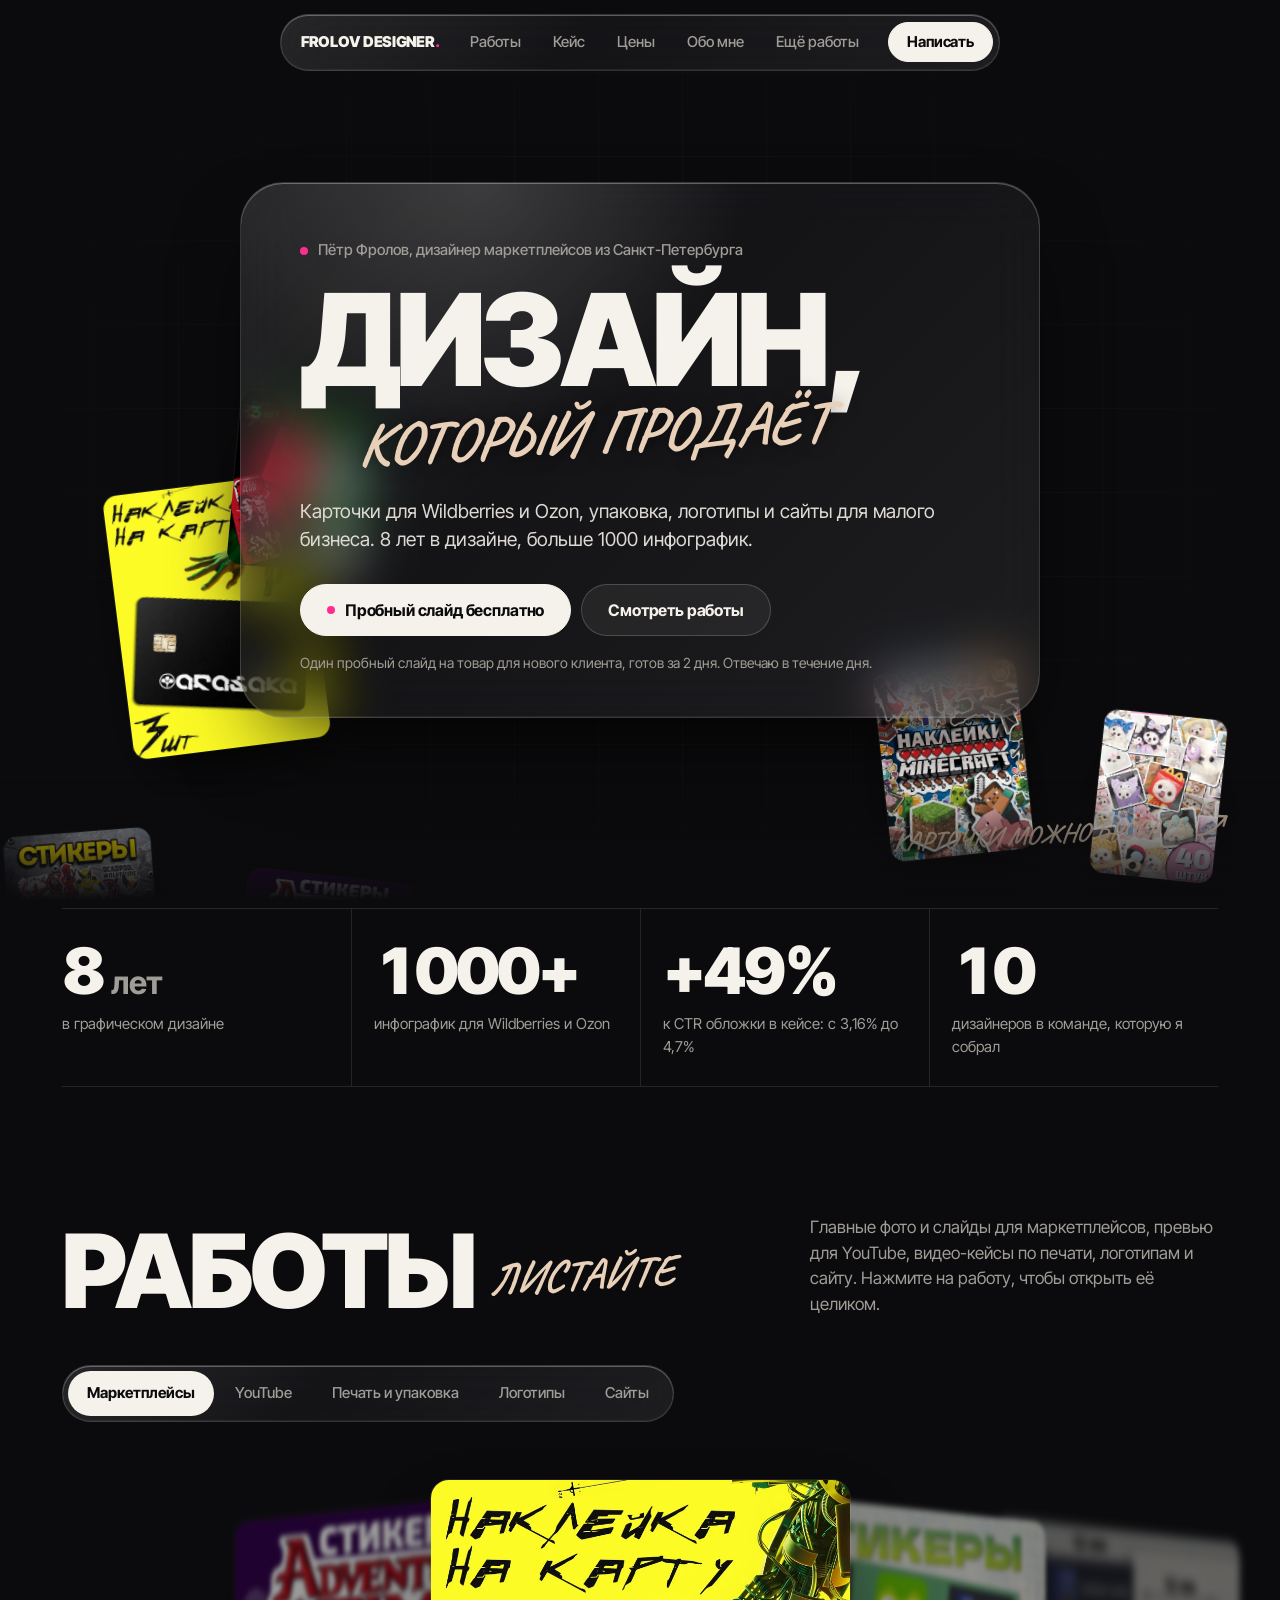
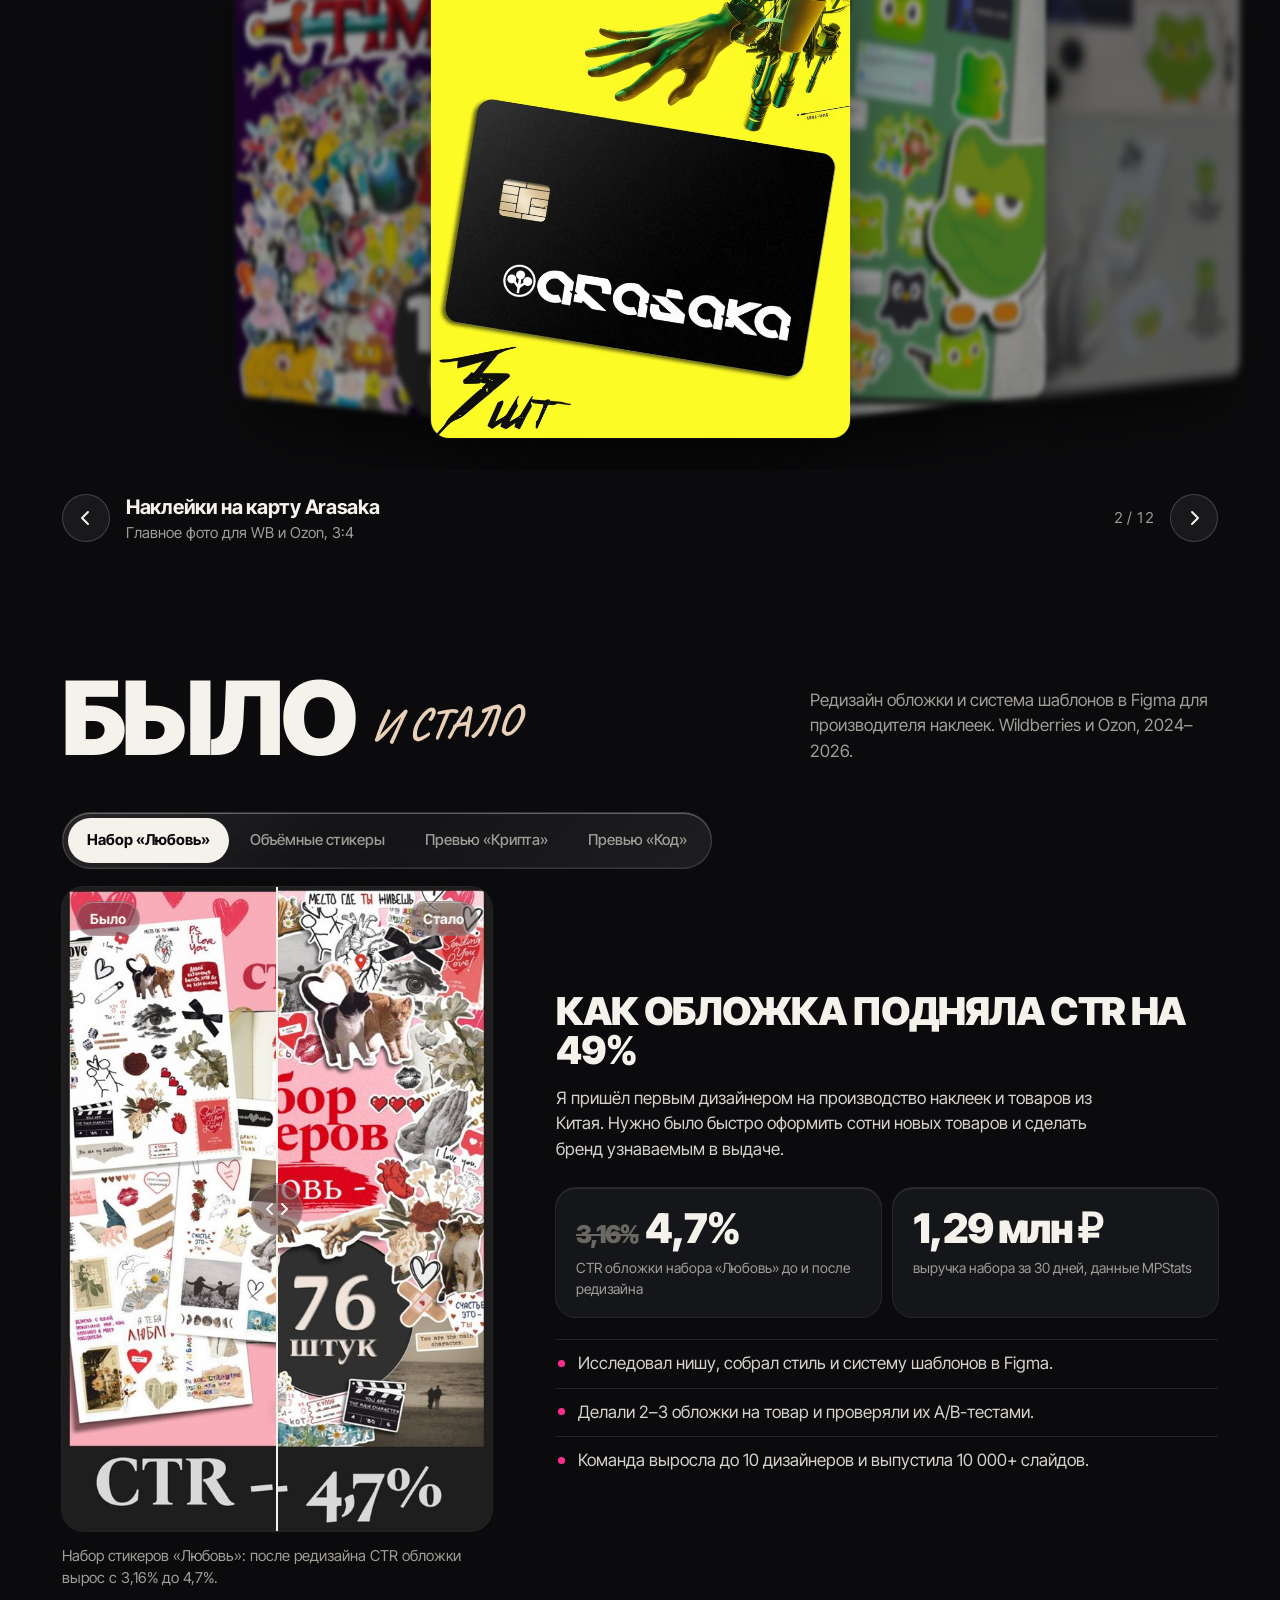
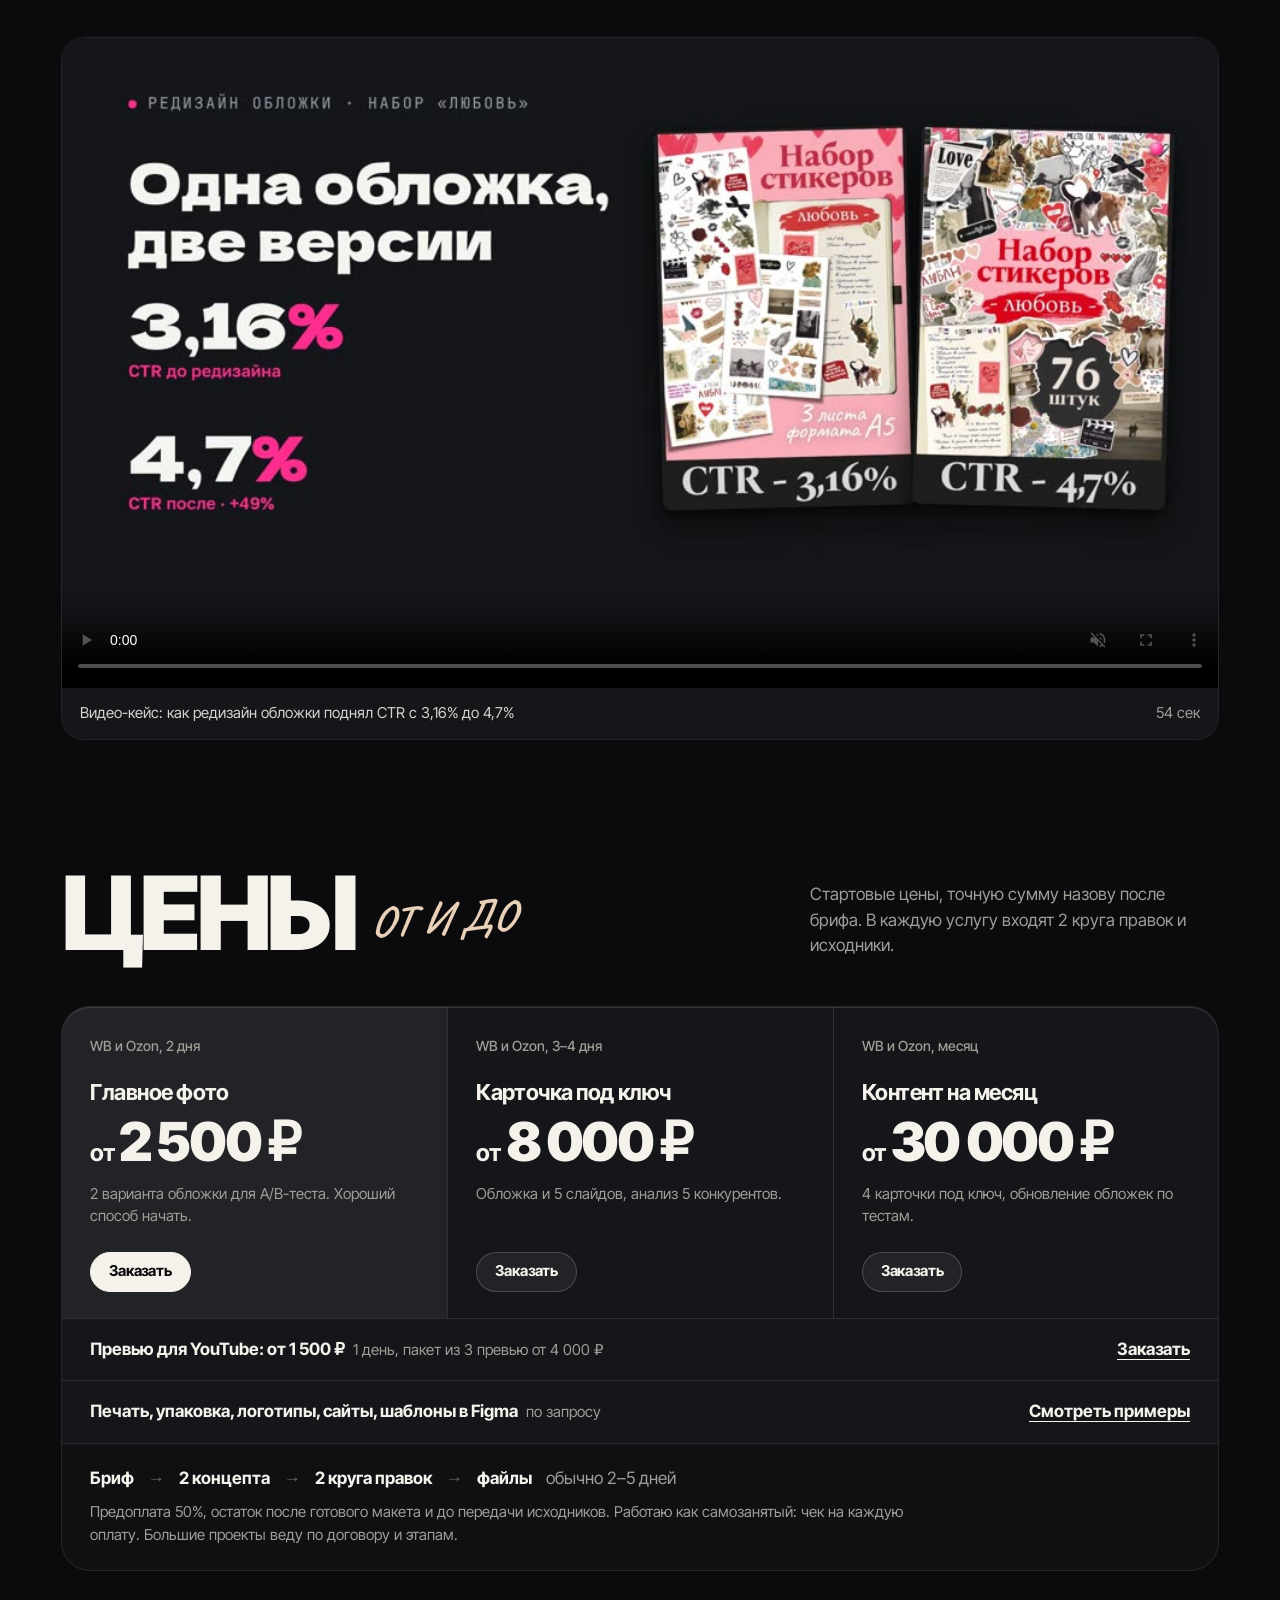
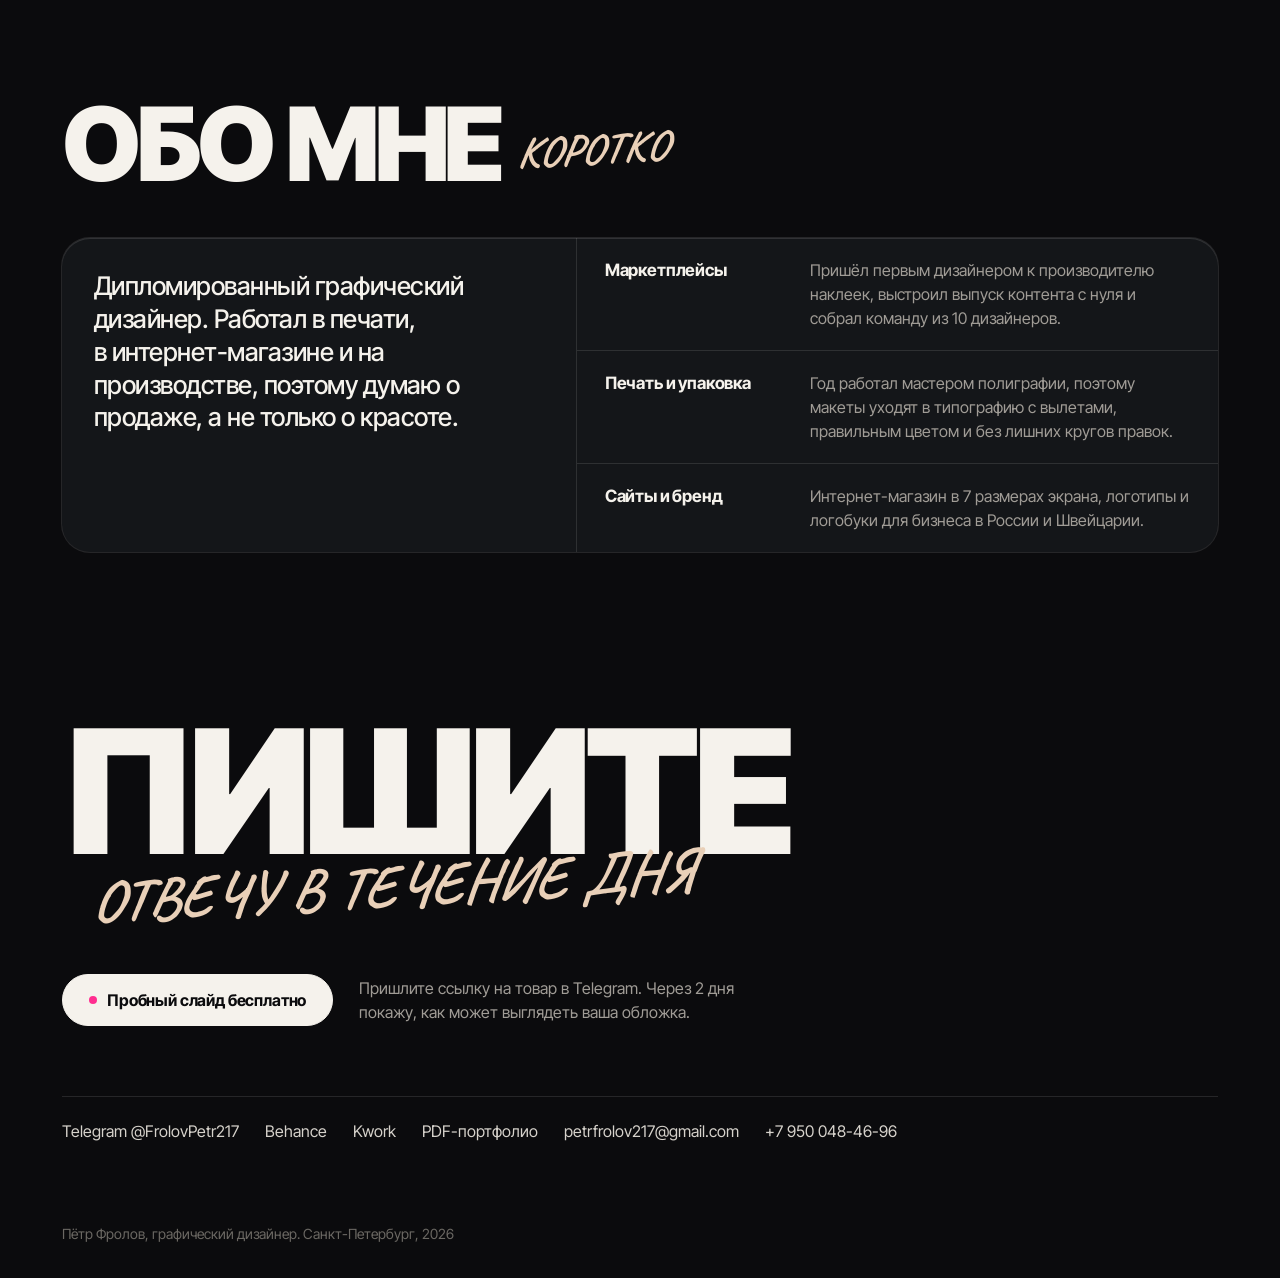
<file: index.html>
<!doctype html>
<html lang="ru">
<head>
<title>Пётр Фролов — дизайн карточек для WB и Ozon</title>
<meta name="description" content="Обложки и инфографика для Wildberries и Ozon, которые поднимают CTR: в кейсе обложка выросла с 3,16% до 4,7%. Превью для YouTube. Санкт-Петербург, удалённо. Пробный слайд бесплатно.">
<link rel="canonical" href="https://frolovpeter.github.io/portfolio_design/">
<meta property="og:title" content="Пётр Фролов — дизайн карточек для WB и Ozon">
<meta property="og:description" content="CTR обложки +49% в кейсе, 10 000+ слайдов, команда из 10 дизайнеров. Бесплатный пробный слайд на ваш товар.">
<meta property="og:type" content="website">
<meta property="og:locale" content="ru_RU">
<meta property="og:url" content="https://frolovpeter.github.io/portfolio_design/">
<meta property="og:image" content="https://frolovpeter.github.io/portfolio_design/video/wb_poster.jpg">
<meta name="twitter:card" content="summary_large_image">
<meta charset="utf-8">
<meta name="viewport" content="width=device-width, initial-scale=1, viewport-fit=cover">
<meta name="theme-color" content="#0b0b0d">
<link rel="icon" href="data:image/svg+xml,%3Csvg xmlns='http://www.w3.org/2000/svg' viewBox='0 0 32 32'%3E%3Crect width='32' height='32' rx='9' fill='%230b0b0d'/%3E%3Ctext x='14' y='23' font-family='Arial' font-weight='900' font-size='19' text-anchor='middle' fill='%23f5f2ec'%3E%D0%9F%3C/text%3E%3Ccircle cx='25' cy='21' r='3' fill='%23ff2d8f'/%3E%3C/svg%3E">
<link rel="preload" href="fonts/inter-tight-cyrillic-900-normal.woff2" as="font" type="font/woff2" crossorigin>
<link rel="preload" href="fonts/caveat-cyrillic-700-normal.woff2" as="font" type="font/woff2" crossorigin>
<link rel="stylesheet" href="style.css">
<script>window.YM_ID=114085937;</script>
<!-- Yandex.Metrika counter -->
<script type="text/javascript">
    (function(m,e,t,r,i,k,a){
        m[i]=m[i]||function(){(m[i].a=m[i].a||[]).push(arguments)};
        m[i].l=1*new Date();
        for (var j = 0; j < document.scripts.length; j++) {if (document.scripts[j].src === r) { return; }}
        k=e.createElement(t),a=e.getElementsByTagName(t)[0],k.async=1,k.src=r,a.parentNode.insertBefore(k,a)
    })(window, document,'script','https://mc.yandex.ru/metrika/tag.js?id=114085937', 'ym');

    ym(114085937, 'init', {ssr:true, webvisor:true, clickmap:true, ecommerce:"dataLayer", referrer: document.referrer, url: location.href, accurateTrackBounce:true, trackLinks:true});
</script>
<noscript><div><img src="https://mc.yandex.ru/watch/114085937" style="position:absolute; left:-9999px;" alt="" /></div></noscript>
<!-- /Yandex.Metrika counter -->
</head>
<body>
<script>document.body.className="intro"</script>

<header class="nav glass" id="nav">
  <a class="brand" href="#top">Frolov Designer<i>.</i></a>
  <nav id="navlinks" aria-label="Разделы">
    <a href="#work">Работы</a>
    <a href="#case">Кейс</a>
    <a href="#prices">Цены</a>
    <a href="#about">Обо мне</a>
    <a href="more.html">Ещё работы</a>
  </nav>
  <a class="btn light sm" href="https://t.me/FrolovPetr217?text=%D0%97%D0%B4%D1%80%D0%B0%D0%B2%D1%81%D1%82%D0%B2%D1%83%D0%B9%D1%82%D0%B5%21%20%D0%A5%D0%BE%D1%87%D1%83%20%D0%BE%D0%B1%D1%81%D1%83%D0%B4%D0%B8%D1%82%D1%8C%20%D0%BF%D1%80%D0%BE%D0%B5%D0%BA%D1%82." target="_blank" rel="noopener" data-goal="tg_header">Написать</a>
  <button class="burger" type="button" aria-expanded="false" aria-controls="navlinks" aria-label="Меню"><span></span><span></span></button>
</header>

<main id="top">

<!-- 1. ПЕРВЫЙ ЭКРАН: стекло и карточки, которые можно бросать -->
<section class="hero" id="hero">
  <div class="stage" id="stage" aria-hidden="true"></div>
  <div class="plate glass" id="plate">
    <p class="who">Пётр Фролов, дизайнер маркетплейсов<span>&nbsp;из Санкт-Петербурга</span></p>
    <h1><span class="big">Дизайн,</span><span class="hand">который продаёт</span></h1>
    <p class="lead">Карточки для Wildberries и Ozon, упаковка, логотипы и сайты для малого бизнеса. 8 лет в дизайне, больше 1000 инфографик.</p>
    <div class="cta">
      <a class="btn light" href="https://t.me/FrolovPetr217?text=%D0%97%D0%B4%D1%80%D0%B0%D0%B2%D1%81%D1%82%D0%B2%D1%83%D0%B9%D1%82%D0%B5%21%20%D0%A5%D0%BE%D1%87%D1%83%20%D0%B1%D0%B5%D1%81%D0%BF%D0%BB%D0%B0%D1%82%D0%BD%D1%8B%D0%B9%20%D0%BF%D1%80%D0%BE%D0%B1%D0%BD%D1%8B%D0%B9%20%D1%81%D0%BB%D0%B0%D0%B9%D0%B4.%20%D0%9F%D0%BB%D0%BE%D1%89%D0%B0%D0%B4%D0%BA%D0%B0%3A%20WB%2FOzon.%20%D0%A2%D0%BE%D0%B2%D0%B0%D1%80%3A%20%E2%80%A6%20%D0%A1%D1%81%D1%8B%D0%BB%D0%BA%D0%B0%20%D0%BD%D0%B0%20%D0%BA%D0%B0%D1%80%D1%82%D0%BE%D1%87%D0%BA%D1%83%3A%20%E2%80%A6" target="_blank" rel="noopener" data-goal="tg_hero"><span class="dot"></span>Пробный слайд бесплатно</a>
      <a class="btn" href="#work">Смотреть работы</a>
    </div>
    <p class="trust">Один пробный слайд на товар для нового клиента, готов за 2 дня. Отвечаю в течение дня.</p>
  </div>
  <p class="hint hand" aria-hidden="true">карточки можно бросать
    <svg width="34" height="26" viewBox="0 0 34 26" fill="none" stroke="currentColor" stroke-width="2.4" stroke-linecap="round" stroke-linejoin="round"><path d="M2 22C10 23 20 18 30 5"/><path d="M21 4l9 1-2 9"/></svg>
  </p>
</section>

<!-- 2. ФАКТЫ -->
<section aria-label="Коротко в цифрах">
  <div class="wrap">
    <div class="facts">
      <div class="fact"><b>8 <small>лет</small></b><span>в графическом дизайне</span></div>
      <div class="fact"><b>1000+</b><span>инфографик для Wildberries и Ozon</span></div>
      <div class="fact"><b>+49%</b><span>к CTR обложки в кейсе: с 3,16% до 4,7%</span></div>
      <div class="fact"><b>10</b><span>дизайнеров в команде, которую я собрал</span></div>
    </div>
  </div>
</section>

<!-- 3. РАБОТЫ: карусель -->
<section class="sec" id="work"><span id="youtube"></span>
  <div class="wrap">
    <div class="shead">
      <h2>Работы<span class="hand">листайте</span></h2>
      <p>Главные фото и слайды для маркетплейсов, превью для YouTube, видео-кейсы по печати, логотипам и сайту. Нажмите на работу, чтобы открыть её целиком.</p>
    </div>
    <div class="seg glass" id="seg" role="tablist" aria-label="Тип работ"></div>
  </div>
  <div class="cf" id="cf" tabindex="0" role="region" aria-roledescription="карусель" aria-label="Работы"></div>
  <div class="wrap">
    <div class="cf-bar">
      <button class="rnd" id="cf-prev" type="button" aria-label="Предыдущая работа"><svg width="18" height="18" viewBox="0 0 18 18" fill="none" stroke="currentColor" stroke-width="2" stroke-linecap="round" stroke-linejoin="round"><path d="M11 3L5 9l6 6"/></svg></button>
      <div class="t" aria-live="polite"><b id="cf-title"></b><span id="cf-note"></span></div>
      <span class="n" id="cf-n"></span>
      <button class="rnd" id="cf-next" type="button" aria-label="Следующая работа"><svg width="18" height="18" viewBox="0 0 18 18" fill="none" stroke="currentColor" stroke-width="2" stroke-linecap="round" stroke-linejoin="round"><path d="M7 3l6 6-6 6"/></svg></button>
    </div>
  </div>
</section>

<!-- 4. КЕЙС -->
<section class="sec" id="case">
  <div class="wrap">
    <div class="shead">
      <h2>Было<span class="hand">и стало</span></h2>
      <p>Редизайн обложки и система шаблонов в Figma для производителя наклеек. Wildberries и Ozon, 2024–2026.</p>
    </div>
    <div class="seg glass" id="ba-seg" role="tablist" aria-label="Пример редизайна"></div>
    <div class="case2" id="case2">
      <div class="bawrap">
        <figure class="ba" id="ba">
          <img class="new" src="img/hero_new.jpg" alt="Обложка набора стикеров «Любовь» после редизайна" width="600" height="898">
          <img class="old" src="img/hero_old.jpg" alt="Обложка набора стикеров «Любовь» до редизайна" width="600" height="899">
          <span class="bar"></span>
          <span class="knob glass"><svg width="22" height="14" viewBox="0 0 22 14" fill="none" stroke="currentColor" stroke-width="2" stroke-linecap="round" stroke-linejoin="round"><path d="M6 2L1 7l5 5M16 2l5 5-5 5"/></svg></span>
          <span class="chip l glass" id="ba-l">Было</span><span class="chip r glass" id="ba-r">Стало</span>
          <input type="range" min="0" max="100" value="50" aria-label="Сравнить два варианта">
        </figure>
        <p class="bacap" id="ba-cap" aria-live="polite"></p>
      </div>
      <div class="story" data-ba="0">
        <h3>Как обложка подняла CTR на 49%</h3>
        <p>Я пришёл первым дизайнером на производство наклеек и товаров из Китая. Нужно было быстро оформить сотни новых товаров и сделать бренд узнаваемым в выдаче.</p>
        <div class="duo">
          <div><b><em>3,16%</em>4,7%</b><span>CTR обложки набора «Любовь» до и после редизайна</span></div>
          <div><b>1,29 млн ₽</b><span>выручка набора за 30 дней, данные MPStats</span></div>
        </div>
        <ul class="ticks">
          <li>Исследовал нишу, собрал стиль и систему шаблонов в Figma.</li>
          <li>Делали 2–3 обложки на товар и проверяли их A/B-тестами.</li>
          <li>Команда выросла до 10 дизайнеров и выпустила 10 000+ слайдов.</li>
        </ul>
      </div>
      <div class="story" data-ba="1" hidden>
        <h3>Объёмные стикеры: новая обложка</h3>
        <p>Ещё один редизайн для того же производителя наклеек. Слева обложка февраля 2024 года, справа сентября. Потяните ползунок, чтобы сравнить.</p>
      </div>
      <div class="story" data-ba="2" hidden>
        <h3>Превью для YouTube: два варианта на тест</h3>
        <p>Одно видео, две идеи обложки. Оба варианта уходят в A/B-тест, а выбирает зритель. Потяните ползунок, чтобы сравнить.</p>
      </div>
    </div>
    <figure class="vid" style="margin-top:clamp(28px,4vw,48px)">
      <video controls muted playsinline preload="metadata" poster="video/wb_poster.jpg" width="1920" height="1080"><source src="video/wb_case.mp4" type="video/mp4"></video>
      <figcaption><span>Видео-кейс: как редизайн обложки поднял CTR с 3,16% до 4,7%</span><span>54 сек</span></figcaption>
    </figure>
  </div>
</section>

<!-- ОТЗЫВЫ: когда появятся 2–3 отзыва, раскомментируйте блок и положите скриншоты в img/reviews/
<section class="sec" id="reviews">
  <div class="wrap">
    <div class="shead"><h2>Отзывы<span class="hand">клиентов</span></h2><p>Скриншоты из переписки, имена показаны с разрешения.</p></div>
    <div class="grid g3">
      <figure class="frame"><span class="img"><img src="img/reviews/1.jpg" alt="Отзыв клиента" loading="lazy" width="800" height="1000"></span><figcaption><span>Название магазина</span><span>WB</span></figcaption></figure>
    </div>
  </div>
</section>
-->

<!-- 5. ЦЕНЫ -->
<section class="sec" id="prices">
  <div class="wrap">
    <div class="shead">
      <h2>Цены<span class="hand">от и до</span></h2>
      <p>Стартовые цены, точную сумму назову после брифа. В каждую услугу входят 2 круга правок и исходники.</p>
    </div>
    <div class="pbox">
      <div class="prices">
      <div class="price first"><span class="tag">WB и Ozon, 2 дня</span><h3>Главное фото</h3><div class="cost"><small>от</small>2 500 ₽</div><p>2 варианта обложки для A/B-теста. Хороший способ начать.</p><a class="btn sm" href="https://t.me/FrolovPetr217?text=%D0%97%D0%B4%D1%80%D0%B0%D0%B2%D1%81%D1%82%D0%B2%D1%83%D0%B9%D1%82%D0%B5%21%20%D0%98%D0%BD%D1%82%D0%B5%D1%80%D0%B5%D1%81%D1%83%D0%B5%D1%82%20%C2%AB%D0%93%D0%BB%D0%B0%D0%B2%D0%BD%D0%BE%D0%B5%20%D1%84%D0%BE%D1%82%D0%BE%C2%BB%20%28%D0%BE%D1%82%202%20500%20%E2%82%BD%29.%20%D0%9F%D0%BB%D0%BE%D1%89%D0%B0%D0%B4%D0%BA%D0%B0%3A%20WB%2FOzon.%20%D0%A1%D1%81%D1%8B%D0%BB%D0%BA%D0%B0%20%D0%BD%D0%B0%20%D1%82%D0%BE%D0%B2%D0%B0%D1%80%3A%20%E2%80%A6" target="_blank" rel="noopener" data-goal="tg_price_1">Заказать</a></div>
      <div class="price"><span class="tag">WB и Ozon, 3–4 дня</span><h3>Карточка под ключ</h3><div class="cost"><small>от</small>8 000 ₽</div><p>Обложка и 5 слайдов, анализ 5 конкурентов.</p><a class="btn sm" href="https://t.me/FrolovPetr217?text=%D0%97%D0%B4%D1%80%D0%B0%D0%B2%D1%81%D1%82%D0%B2%D1%83%D0%B9%D1%82%D0%B5%21%20%D0%98%D0%BD%D1%82%D0%B5%D1%80%D0%B5%D1%81%D1%83%D0%B5%D1%82%20%C2%AB%D0%9A%D0%B0%D1%80%D1%82%D0%BE%D1%87%D0%BA%D0%B0%20%D0%BF%D0%BE%D0%B4%20%D0%BA%D0%BB%D1%8E%D1%87%C2%BB%20%28%D0%BE%D1%82%208%20000%20%E2%82%BD%29.%20%D0%9F%D0%BB%D0%BE%D1%89%D0%B0%D0%B4%D0%BA%D0%B0%3A%20WB%2FOzon.%20%D0%A1%D1%81%D1%8B%D0%BB%D0%BA%D0%B0%20%D0%BD%D0%B0%20%D1%82%D0%BE%D0%B2%D0%B0%D1%80%3A%20%E2%80%A6" target="_blank" rel="noopener" data-goal="tg_price_2">Заказать</a></div>
      <div class="price"><span class="tag">WB и Ozon, месяц</span><h3>Контент на месяц</h3><div class="cost"><small>от</small>30 000 ₽</div><p>4 карточки под ключ, обновление обложек по тестам.</p><a class="btn sm" href="https://t.me/FrolovPetr217?text=%D0%97%D0%B4%D1%80%D0%B0%D0%B2%D1%81%D1%82%D0%B2%D1%83%D0%B9%D1%82%D0%B5%21%20%D0%98%D0%BD%D1%82%D0%B5%D1%80%D0%B5%D1%81%D1%83%D0%B5%D1%82%20%C2%AB%D0%9A%D0%BE%D0%BD%D1%82%D0%B5%D0%BD%D1%82%20%D0%BD%D0%B0%20%D0%BC%D0%B5%D1%81%D1%8F%D1%86%C2%BB%20%28%D0%BE%D1%82%2030%20000%20%E2%82%BD%29.%20%D0%9F%D0%BB%D0%BE%D1%89%D0%B0%D0%B4%D0%BA%D0%B0%3A%20WB%2FOzon.%20%D0%A1%D0%BA%D0%BE%D0%BB%D1%8C%D0%BA%D0%BE%20%D1%82%D0%BE%D0%B2%D0%B0%D1%80%D0%BE%D0%B2%3A%20%E2%80%A6" target="_blank" rel="noopener" data-goal="tg_price_3">Заказать</a></div>
    </div>

      <div class="line"><div><b>Превью для YouTube: от 1 500 ₽</b><span>1 день, пакет из 3 превью от 4 000 ₽</span></div><a href="https://t.me/FrolovPetr217?text=%D0%97%D0%B4%D1%80%D0%B0%D0%B2%D1%81%D1%82%D0%B2%D1%83%D0%B9%D1%82%D0%B5%21%20%D0%98%D0%BD%D1%82%D0%B5%D1%80%D0%B5%D1%81%D1%83%D1%8E%D1%82%20%D0%BF%D1%80%D0%B5%D0%B2%D1%8C%D1%8E%20%D0%B4%D0%BB%D1%8F%20YouTube.%20%D0%A1%D1%81%D1%8B%D0%BB%D0%BA%D0%B0%20%D0%BD%D0%B0%20%D0%BA%D0%B0%D0%BD%D0%B0%D0%BB%3A%20%E2%80%A6" target="_blank" rel="noopener" data-goal="tg_youtube">Заказать</a></div>
      <div class="line"><div><b>Печать, упаковка, логотипы, сайты, шаблоны в Figma</b><span>по запросу</span></div><a href="more.html">Смотреть примеры</a></div>
      <div class="pfoot">
        <p class="flow">Бриф<i>→</i>2 концепта<i>→</i>2 круга правок<i>→</i>файлы <span>обычно 2–5 дней</span></p>
        <p class="note">Предоплата 50%, остаток после готового макета и до передачи исходников. Работаю как самозанятый: чек на каждую оплату. Большие проекты веду по договору и этапам.</p>
      </div>
    </div>
  </div>
</section>

<!-- 6. ОБО МНЕ -->
<section class="sec" id="about">
  <div class="wrap">
    <div class="shead">
      <h2>Обо мне<span class="hand">коротко</span></h2>
    </div>
    <div class="abox">
      <p class="lede">Дипломированный графический дизайнер. Работал в печати, в интернет-магазине и на производстве, поэтому думаю о продаже, а не только о красоте.</p>
      <dl>
        <div><dt>Маркетплейсы</dt><dd>Пришёл первым дизайнером к производителю наклеек, выстроил выпуск контента с нуля и собрал команду из 10 дизайнеров.</dd></div>
        <div><dt>Печать и упаковка</dt><dd>Год работал мастером полиграфии, поэтому макеты уходят в типографию с вылетами, правильным цветом и без лишних кругов правок.</dd></div>
        <div><dt>Сайты и бренд</dt><dd>Интернет-магазин в 7 размерах экрана, логотипы и логобуки для бизнеса в России и Швейцарии.</dd></div>
      </dl>
    </div>
  </div>
</section>

<!-- 7. ФИНАЛ -->
<section class="final" id="contact">
  <div class="wrap">
    <h2>Пишите<span class="hand">отвечу в течение дня</span></h2>
    <div class="row">
      <a class="btn light" href="https://t.me/FrolovPetr217?text=%D0%97%D0%B4%D1%80%D0%B0%D0%B2%D1%81%D1%82%D0%B2%D1%83%D0%B9%D1%82%D0%B5%21%20%D0%A5%D0%BE%D1%87%D1%83%20%D0%B1%D0%B5%D1%81%D0%BF%D0%BB%D0%B0%D1%82%D0%BD%D1%8B%D0%B9%20%D0%BF%D1%80%D0%BE%D0%B1%D0%BD%D1%8B%D0%B9%20%D1%81%D0%BB%D0%B0%D0%B9%D0%B4.%20%D0%9F%D0%BB%D0%BE%D1%89%D0%B0%D0%B4%D0%BA%D0%B0%3A%20WB%2FOzon.%20%D0%A2%D0%BE%D0%B2%D0%B0%D1%80%3A%20%E2%80%A6%20%D0%A1%D1%81%D1%8B%D0%BB%D0%BA%D0%B0%20%D0%BD%D0%B0%20%D0%BA%D0%B0%D1%80%D1%82%D0%BE%D1%87%D0%BA%D1%83%3A%20%E2%80%A6" target="_blank" rel="noopener" data-goal="tg_final"><span class="dot"></span>Пробный слайд бесплатно</a>
      <p>Пришлите ссылку на товар в Telegram. Через 2 дня покажу, как может выглядеть ваша обложка.</p>
    </div>
    <div class="alt">
      <a href="https://t.me/FrolovPetr217" target="_blank" rel="noopener">Telegram @FrolovPetr217</a>
      <a href="https://www.behance.net/frolovpetr" target="_blank" rel="noopener">Behance</a>
      <a href="https://kwork.ru/user/frolovpetr" target="_blank" rel="noopener">Kwork</a>
      <a href="portfolio.pdf" download="Фролов_Петр_Портфолио.pdf">PDF-портфолио</a>
      <a href="mailto:petrfrolov217@gmail.com">petrfrolov217@gmail.com</a>
      <a href="tel:+79500484696">+7 950 048-46-96</a>
    </div>
  </div>
</section>
</main>
<footer><div class="wrap">Пётр Фролов, графический дизайнер. Санкт-Петербург, 2026</div></footer>

<div class="lb" id="lb" hidden><button class="btn sm" type="button" id="lbclose">Закрыть</button></div>
<script src="app.js"></script>
</body>
</html>
</file>
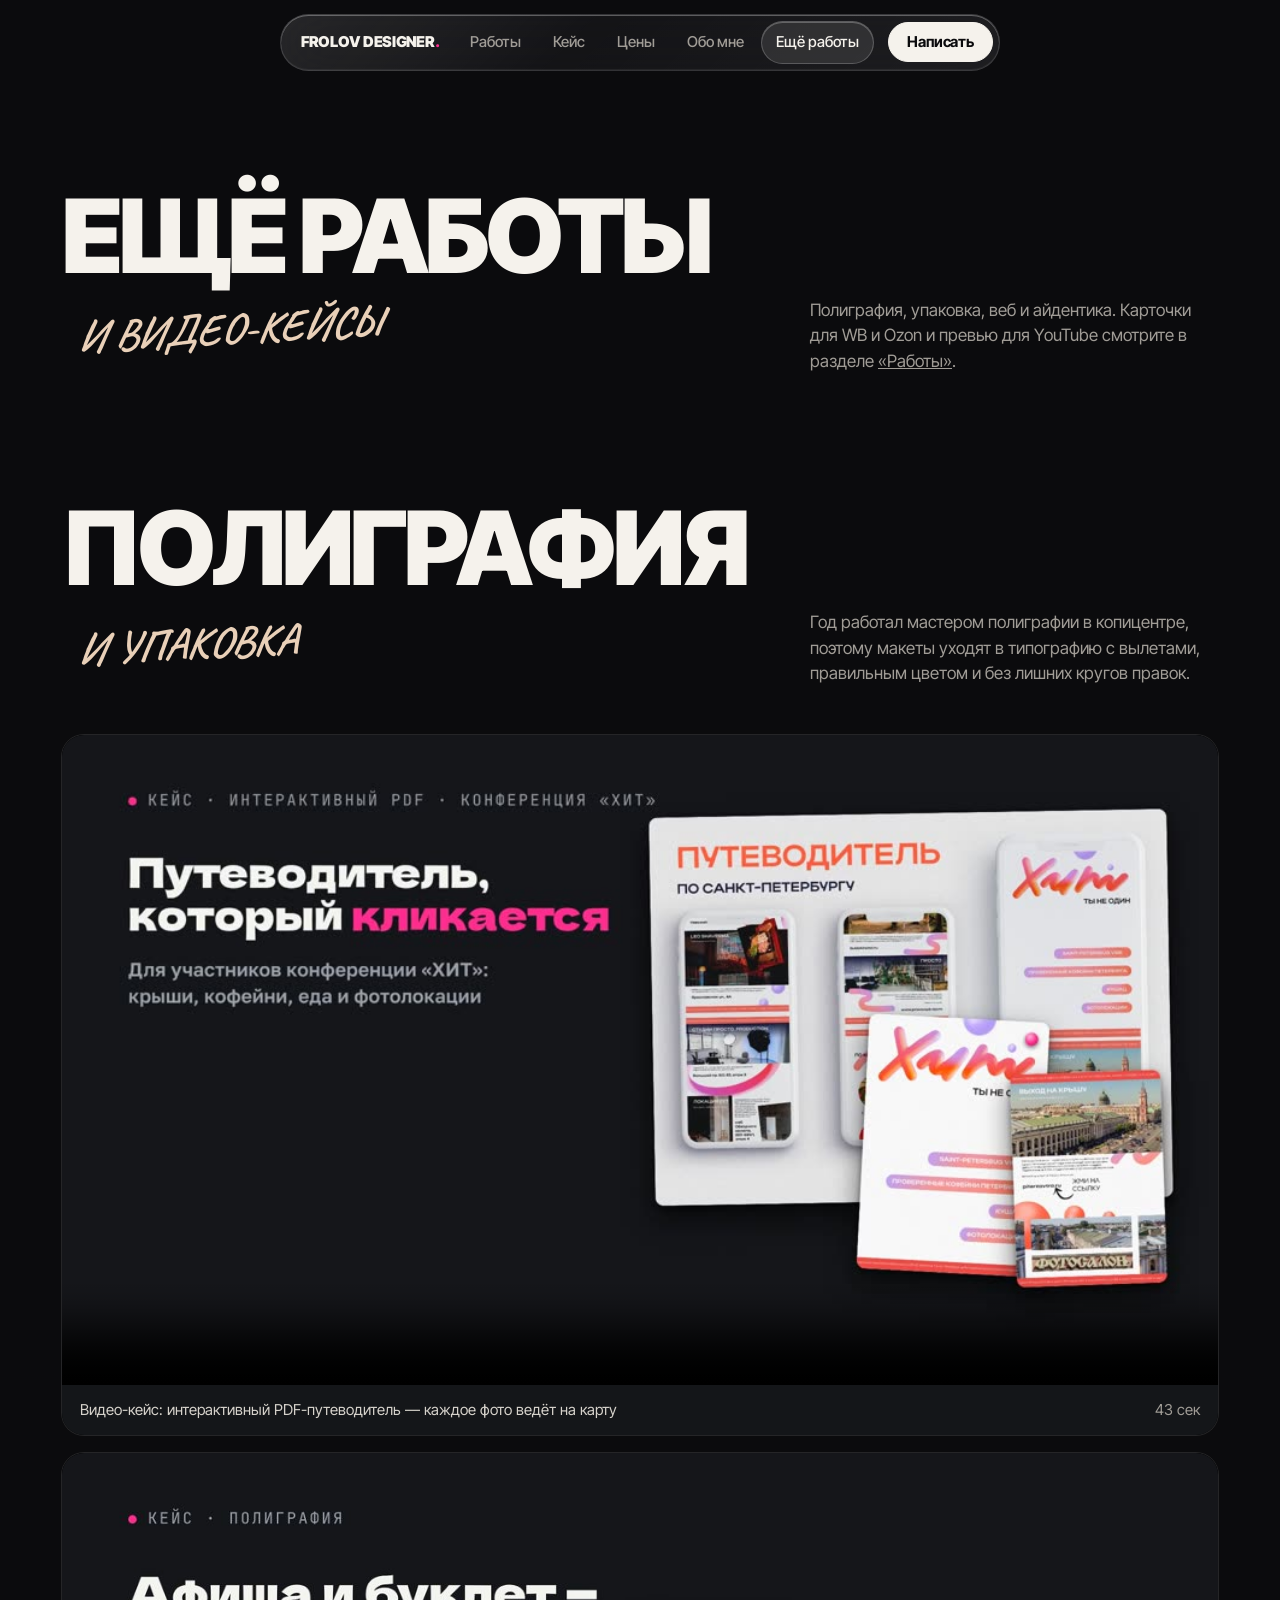
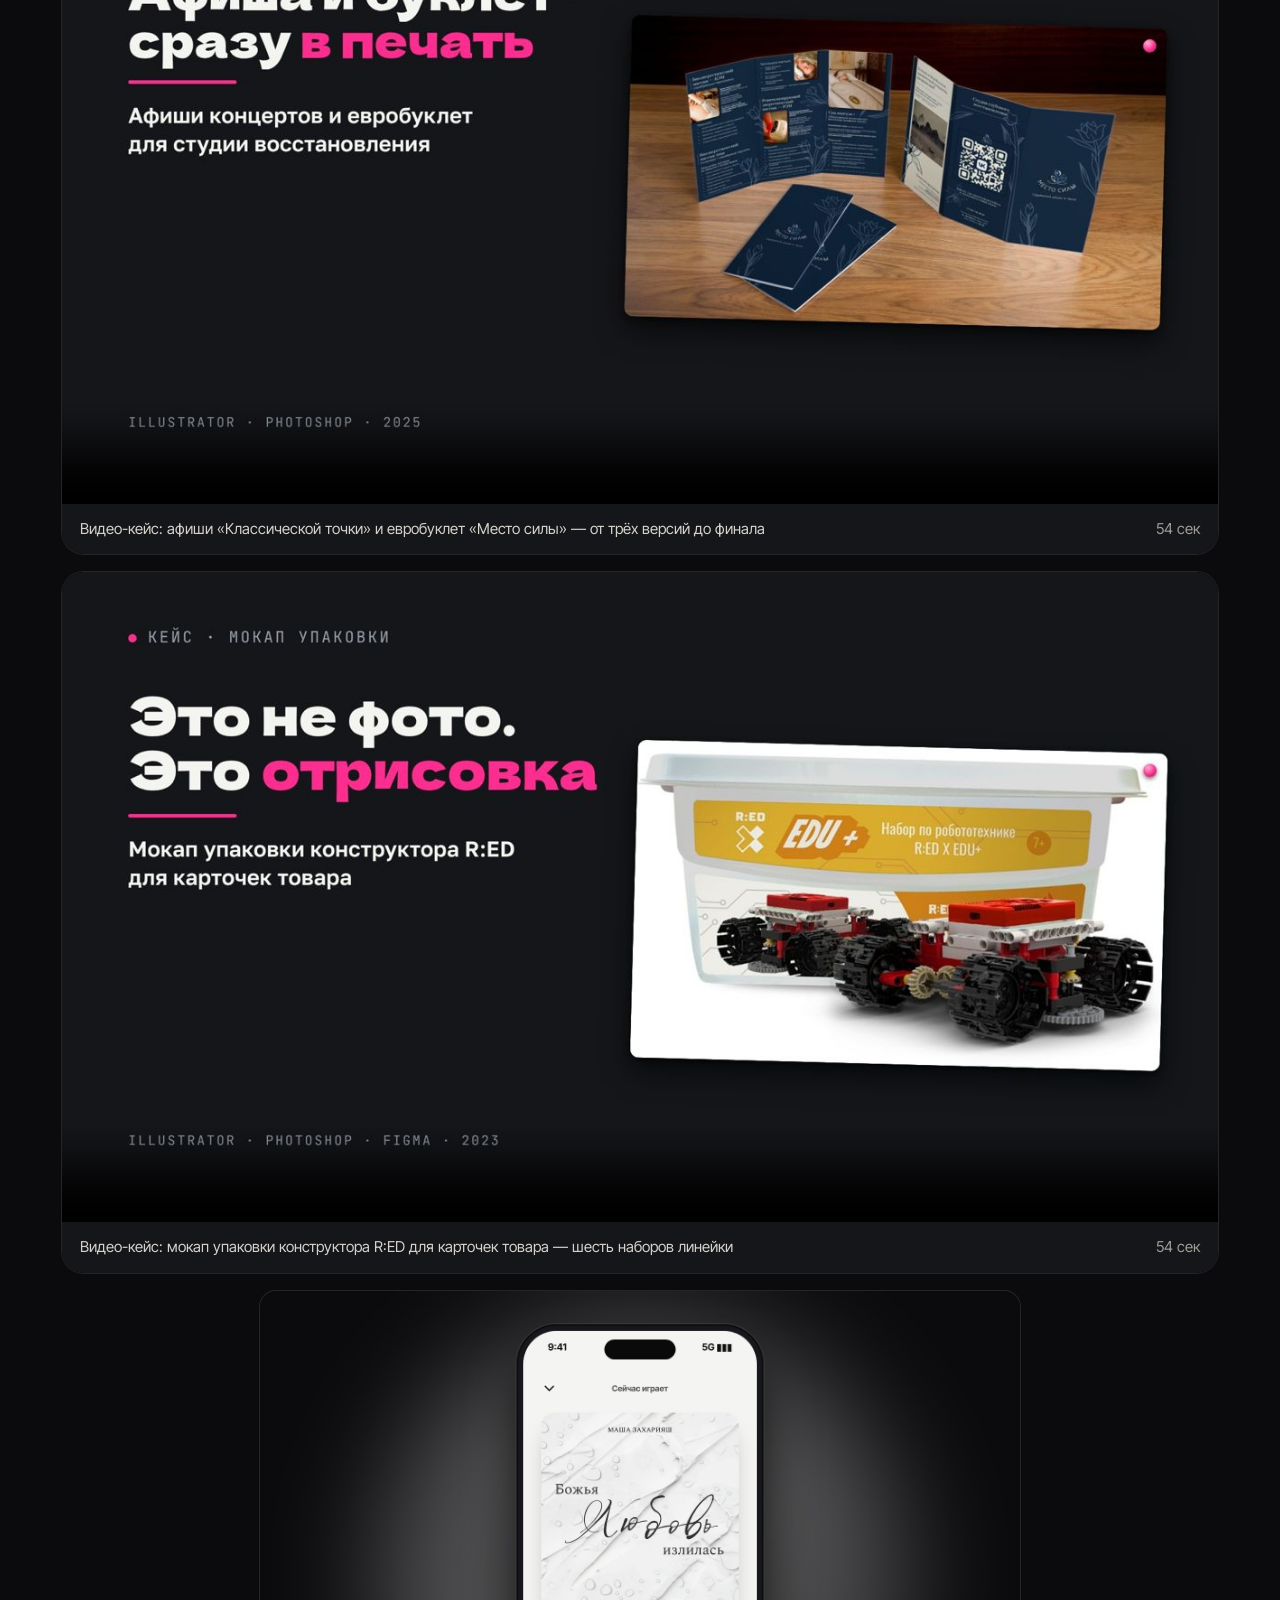
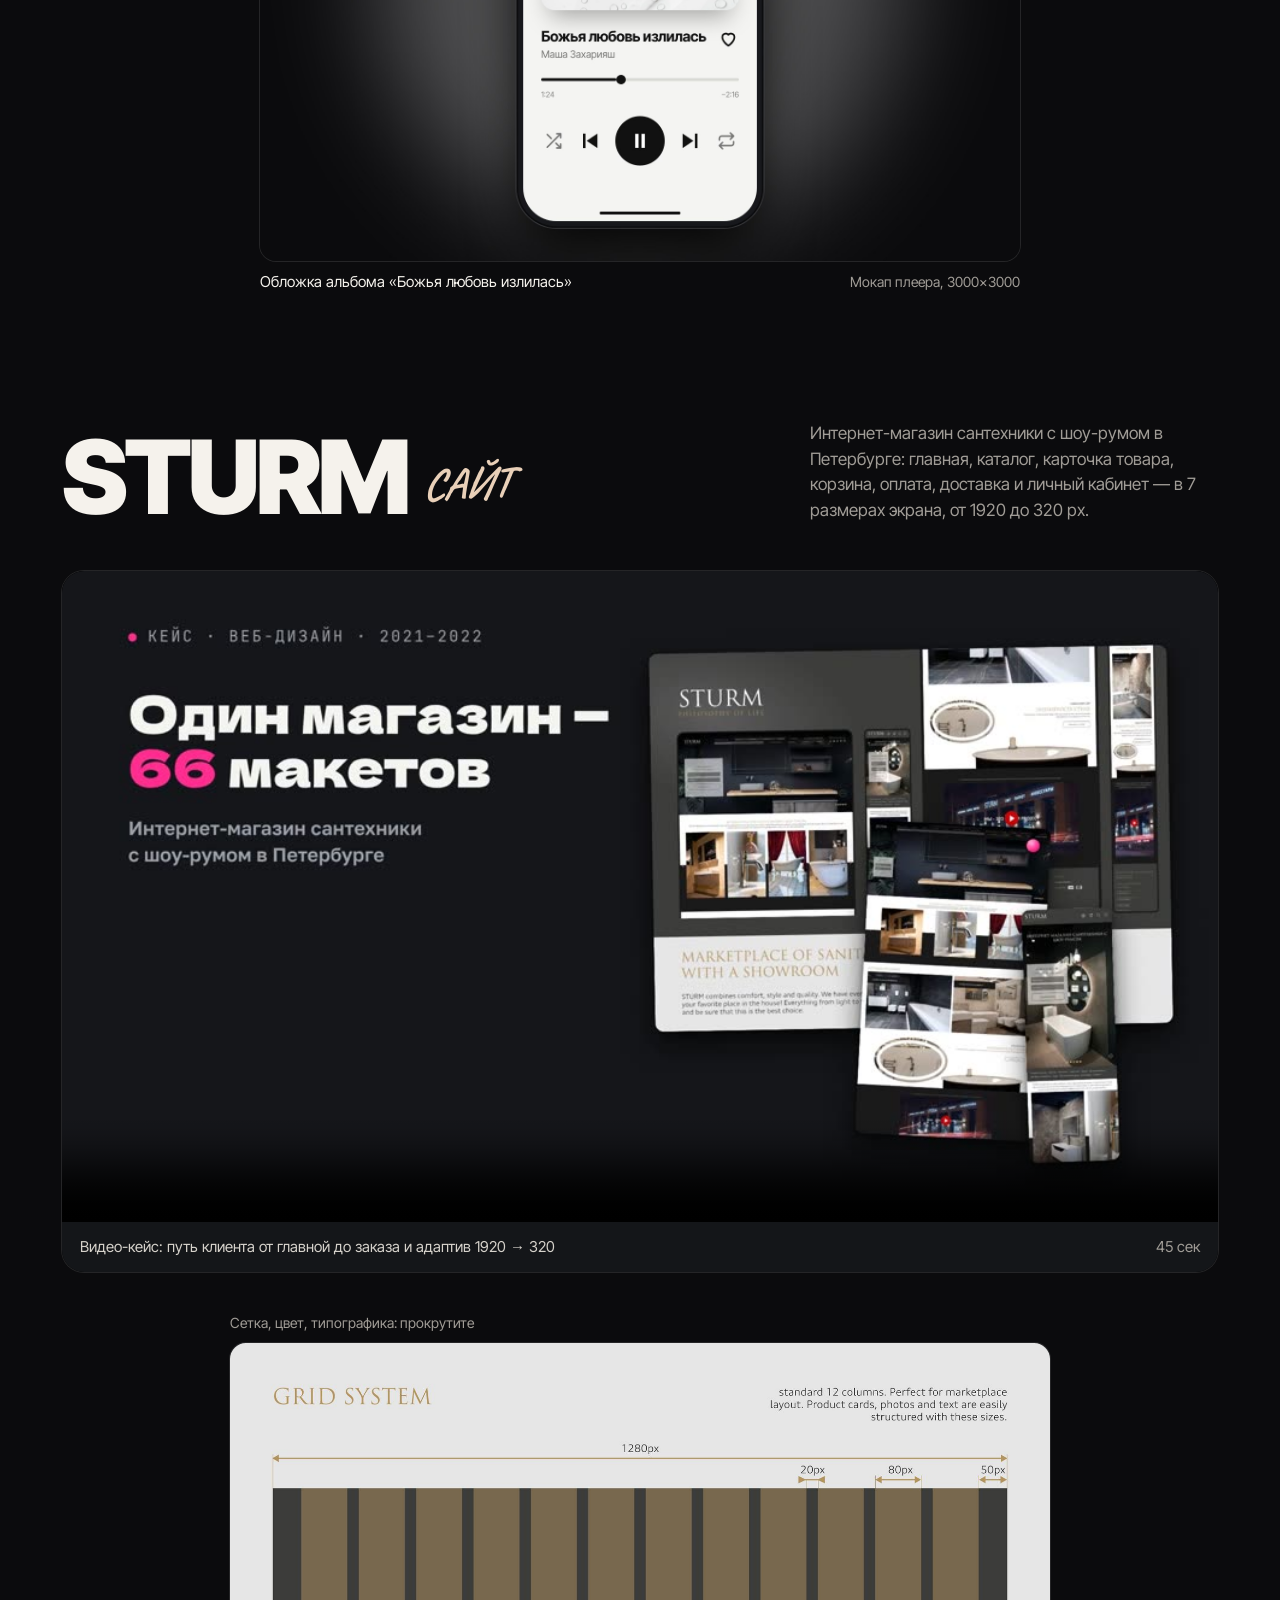
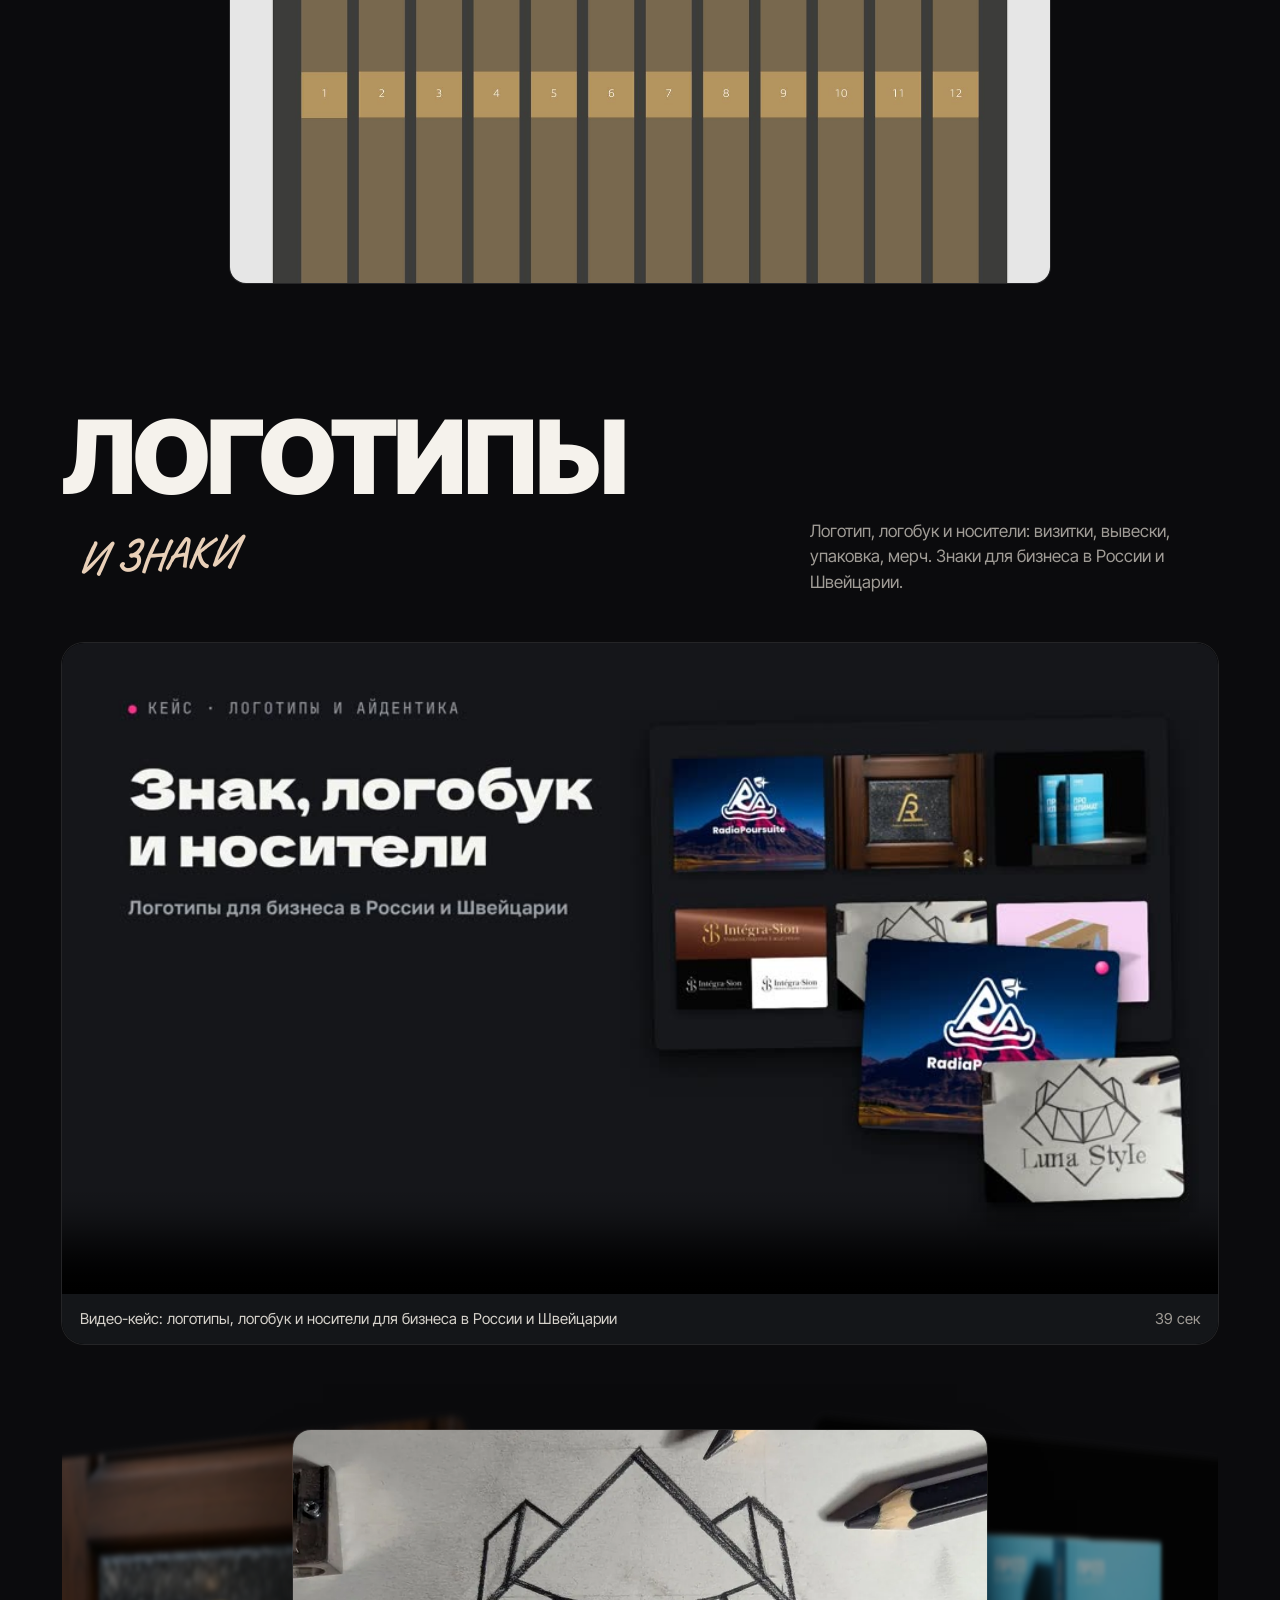
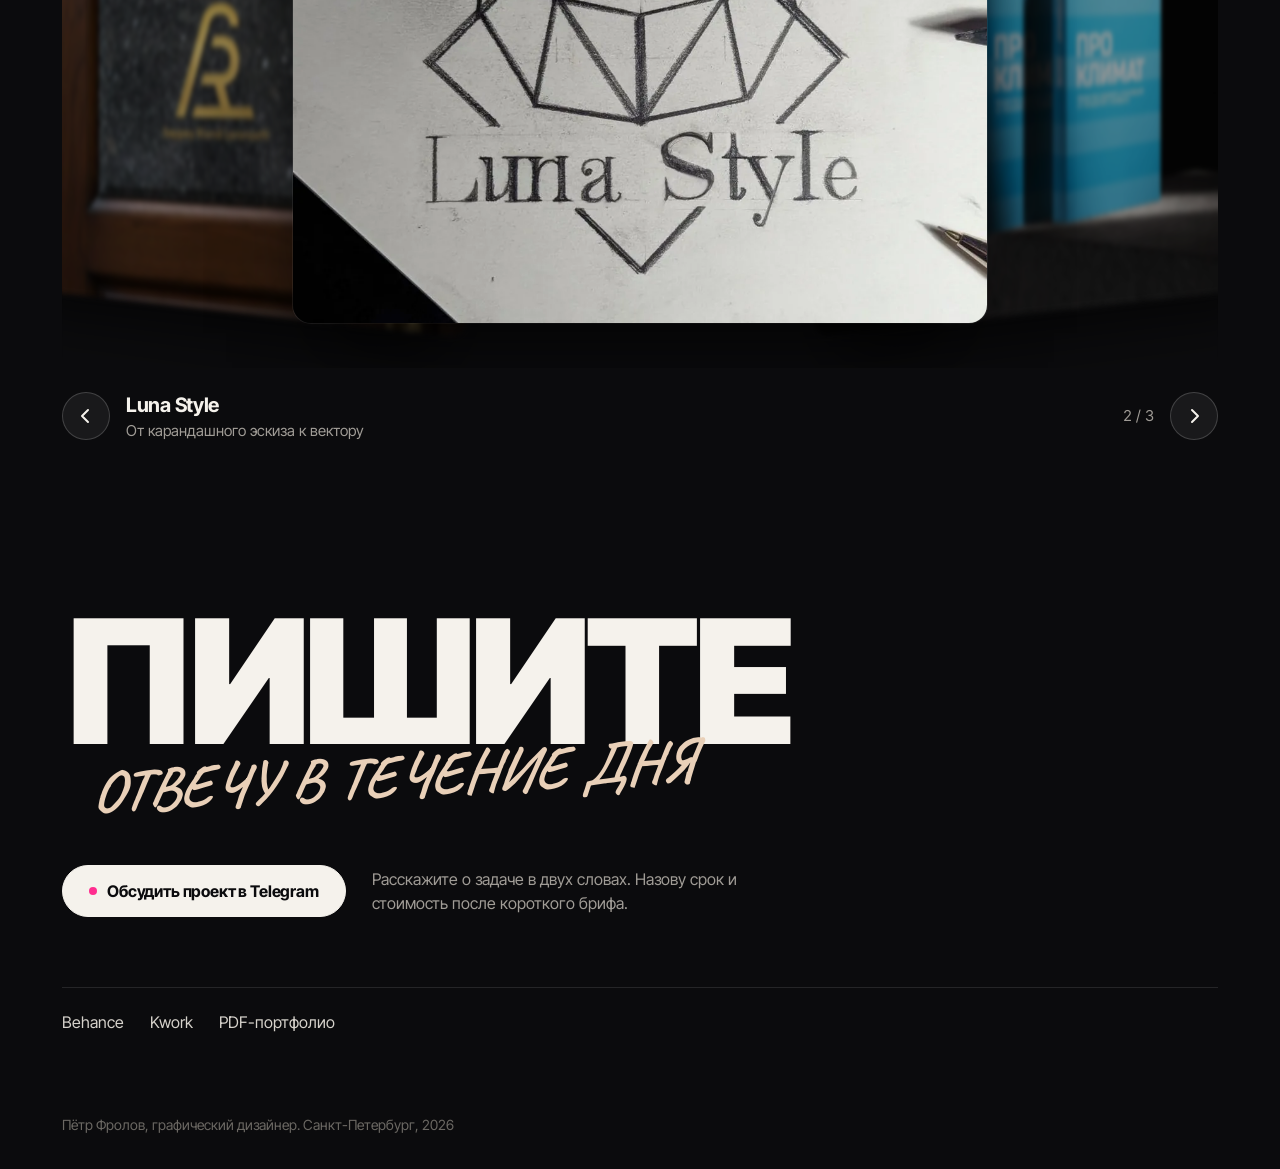
<file: more.html>
<!doctype html>
<html lang="ru">
<head>
<title>Ещё работы: печать, упаковка, сайты, логотипы — Пётр Фролов</title>
<meta name="description" content="Полиграфия, упаковка, веб-дизайн и логотипы: путеводитель для конференции, афиши, интернет-магазин STURM, айдентика. Пётр Фролов, Санкт-Петербург.">
<link rel="canonical" href="https://frolovpeter.github.io/portfolio_design/more.html">
<meta property="og:title" content="Ещё работы — Пётр Фролов">
<meta property="og:description" content="Полиграфия, упаковка, веб-дизайн и логотипы.">
<meta property="og:type" content="website">
<meta property="og:locale" content="ru_RU">
<meta property="og:image" content="https://frolovpeter.github.io/portfolio_design/img/sturm_prev.jpg">
<meta charset="utf-8">
<meta name="viewport" content="width=device-width, initial-scale=1, viewport-fit=cover">
<meta name="theme-color" content="#0b0b0d">
<link rel="icon" href="data:image/svg+xml,%3Csvg xmlns='http://www.w3.org/2000/svg' viewBox='0 0 32 32'%3E%3Crect width='32' height='32' rx='9' fill='%230b0b0d'/%3E%3Ctext x='14' y='23' font-family='Arial' font-weight='900' font-size='19' text-anchor='middle' fill='%23f5f2ec'%3E%D0%9F%3C/text%3E%3Ccircle cx='25' cy='21' r='3' fill='%23ff2d8f'/%3E%3C/svg%3E">
<link rel="preload" href="fonts/inter-tight-cyrillic-900-normal.woff2" as="font" type="font/woff2" crossorigin>
<link rel="preload" href="fonts/caveat-cyrillic-700-normal.woff2" as="font" type="font/woff2" crossorigin>
<link rel="stylesheet" href="style.css">
<script>window.YM_ID=114085937;</script>
<!-- Yandex.Metrika counter -->
<script type="text/javascript">
    (function(m,e,t,r,i,k,a){
        m[i]=m[i]||function(){(m[i].a=m[i].a||[]).push(arguments)};
        m[i].l=1*new Date();
        for (var j = 0; j < document.scripts.length; j++) {if (document.scripts[j].src === r) { return; }}
        k=e.createElement(t),a=e.getElementsByTagName(t)[0],k.async=1,k.src=r,a.parentNode.insertBefore(k,a)
    })(window, document,'script','https://mc.yandex.ru/metrika/tag.js?id=114085937', 'ym');

    ym(114085937, 'init', {ssr:true, webvisor:true, clickmap:true, ecommerce:"dataLayer", referrer: document.referrer, url: location.href, accurateTrackBounce:true, trackLinks:true});
</script>
<noscript><div><img src="https://mc.yandex.ru/watch/114085937" style="position:absolute; left:-9999px;" alt="" /></div></noscript>
<!-- /Yandex.Metrika counter -->
</head>
<body>

<header class="nav glass" id="nav">
  <a class="brand" href="index.html">Frolov Designer<i>.</i></a>
  <nav id="navlinks" aria-label="Разделы">
    <a href="index.html#work">Работы</a>
    <a href="index.html#case">Кейс</a>
    <a href="index.html#prices">Цены</a>
    <a href="index.html#about">Обо мне</a>
    <a href="more.html" aria-current="true">Ещё работы</a>
  </nav>
  <a class="btn light sm" href="https://t.me/FrolovPetr217?text=%D0%97%D0%B4%D1%80%D0%B0%D0%B2%D1%81%D1%82%D0%B2%D1%83%D0%B9%D1%82%D0%B5%21%20%D0%A5%D0%BE%D1%87%D1%83%20%D0%BE%D0%B1%D1%81%D1%83%D0%B4%D0%B8%D1%82%D1%8C%20%D0%BF%D1%80%D0%BE%D0%B5%D0%BA%D1%82." target="_blank" rel="noopener" data-goal="tg_header">Написать</a>
  <button class="burger" type="button" aria-expanded="false" aria-controls="navlinks" aria-label="Меню"><span></span><span></span></button>
</header>

<main id="top">
<section class="sec" style="padding-top:clamp(120px,16vw,190px)">
  <div class="wrap">
    <div class="shead" style="margin-bottom:0">
      <h1>Ещё работы<span class="hand">и видео-кейсы</span></h1>
      <p>Полиграфия, упаковка, веб и айдентика. Карточки для WB и Ozon и превью для YouTube смотрите в разделе <a href="index.html#work">«Работы»</a>.</p>
    </div>
  </div>
</section>

<section class="sec" id="print">
  <div class="wrap">
    <div class="shead">
      <h2>Полиграфия<span class="hand">и упаковка</span></h2>
      <p>Год работал мастером полиграфии в копицентре, поэтому макеты уходят в типографию с вылетами, правильным цветом и без лишних кругов правок.</p>
    </div>
    <figure class="vid" style="margin-bottom:18px">
      <video controls muted playsinline preload="metadata" poster="video/guide_poster.jpg" width="1920" height="1080"><source src="video/guide_case.mp4" type="video/mp4"></video>
      <figcaption><span>Видео-кейс: интерактивный PDF-путеводитель — каждое фото ведёт на карту</span><span>43 сек</span></figcaption>
    </figure>
    <figure class="vid" style="margin-bottom:18px">
      <video controls muted playsinline preload="metadata" poster="video/print_poster.jpg" width="1920" height="1080"><source src="video/print_case.mp4" type="video/mp4"></video>
      <figcaption><span>Видео-кейс: афиши «Классической точки» и евробуклет «Место силы» — от трёх версий до финала</span><span>54 сек</span></figcaption>
    </figure>
    <figure class="vid" style="margin-bottom:18px">
      <video controls muted playsinline preload="metadata" poster="video/red_poster.jpg" width="1920" height="1080"><source src="video/red_case.mp4" type="video/mp4"></video>
      <figcaption><span>Видео-кейс: мокап упаковки конструктора R:ED для карточек товара — шесть наборов линейки</span><span>54 сек</span></figcaption>
    </figure>
    <figure class="frame" style="max-width:760px;margin-inline:auto"><span class="img"><img src="img/album_mock.jpg" alt="Обложка альбома «Божья любовь излилась» в плеере на телефоне" loading="lazy" width="1600" height="1200"></span><figcaption><span>Обложка альбома «Божья любовь излилась»</span><span>Мокап плеера, 3000×3000</span></figcaption></figure>
  </div>
</section>

<section class="sec" id="web">
  <div class="wrap">
    <div class="shead">
      <h2>STURM<span class="hand">сайт</span></h2>
      <p>Интернет-магазин сантехники с шоу-румом в Петербурге: главная, каталог, карточка товара, корзина, оплата, доставка и личный кабинет — в 7 размерах экрана, от 1920 до 320 px.</p>
    </div>
    <figure class="vid" style="margin-bottom:40px">
      <video controls muted playsinline preload="metadata" poster="video/sturm_poster.jpg" width="1920" height="1080"><source src="video/sturm_case.mp4" type="video/mp4"></video>
      <figcaption><span>Видео-кейс: путь клиента от главной до заказа и адаптив 1920 → 320</span><span>45 сек</span></figcaption>
    </figure>
    <div style="max-width:820px;margin-inline:auto"><span class="cap">Сетка, цвет, типографика: прокрутите</span><div class="strip" tabindex="0" aria-label="Кейс STURM: сетка и стиль"><img src="img/sturm_case.jpg" alt="Сетка, стиль и адаптив сайта STURM" loading="lazy" width="1600" height="5941"></div></div>
  </div>
</section>

<section class="sec" id="brand">
  <div class="wrap">
    <div class="shead">
      <h2>Логотипы<span class="hand">и знаки</span></h2>
      <p>Логотип, логобук и носители: визитки, вывески, упаковка, мерч. Знаки для бизнеса в России и Швейцарии.</p>
    </div>
    <figure class="vid" style="margin-bottom:40px">
      <video controls muted playsinline preload="metadata" poster="video/logo_poster.jpg" width="1920" height="1080"><source src="video/logo_case.mp4" type="video/mp4"></video>
      <figcaption><span>Видео-кейс: логотипы, логобук и носители для бизнеса в России и Швейцарии</span><span>39 сек</span></figcaption>
    </figure>
    <div class="cf" id="cf" data-set="logo" tabindex="0" role="region" aria-roledescription="карусель" aria-label="Логотипы"></div>
    <div class="cf-bar">
      <button class="rnd" id="cf-prev" type="button" aria-label="Предыдущий логотип"><svg width="18" height="18" viewBox="0 0 18 18" fill="none" stroke="currentColor" stroke-width="2" stroke-linecap="round" stroke-linejoin="round"><path d="M11 3L5 9l6 6"/></svg></button>
      <div class="t" aria-live="polite"><b id="cf-title"></b><span id="cf-note"></span></div>
      <span class="n" id="cf-n"></span>
      <button class="rnd" id="cf-next" type="button" aria-label="Следующий логотип"><svg width="18" height="18" viewBox="0 0 18 18" fill="none" stroke="currentColor" stroke-width="2" stroke-linecap="round" stroke-linejoin="round"><path d="M7 3l6 6-6 6"/></svg></button>
    </div>
  </div>
</section>

<section class="final" id="contact">
  <div class="wrap">
    <h2>Пишите<span class="hand">отвечу в течение дня</span></h2>
    <div class="row">
      <a class="btn light" href="https://t.me/FrolovPetr217?text=%D0%97%D0%B4%D1%80%D0%B0%D0%B2%D1%81%D1%82%D0%B2%D1%83%D0%B9%D1%82%D0%B5%21%20%D0%A5%D0%BE%D1%87%D1%83%20%D0%BE%D0%B1%D1%81%D1%83%D0%B4%D0%B8%D1%82%D1%8C%20%D0%BF%D1%80%D0%BE%D0%B5%D0%BA%D1%82." target="_blank" rel="noopener" data-goal="tg_final"><span class="dot"></span>Обсудить проект в Telegram</a>
      <p>Расскажите о задаче в двух словах. Назову срок и стоимость после короткого брифа.</p>
    </div>
    <div class="alt">
      <a href="https://www.behance.net/frolovpetr" target="_blank" rel="noopener">Behance</a>
      <a href="https://kwork.ru/user/frolovpetr" target="_blank" rel="noopener">Kwork</a>
      <a href="portfolio.pdf" download="Фролов_Петр_Портфолио.pdf">PDF-портфолио</a>
    </div>
  </div>
</section>
</main>
<footer><div class="wrap">Пётр Фролов, графический дизайнер. Санкт-Петербург, 2026</div></footer>

<div class="lb" id="lb" hidden><button class="btn sm" type="button" id="lbclose">Закрыть</button></div>
<script src="app.js"></script>
</body>
</html>
</file>
<file: style.css>
/* Пётр Фролов — портфолио. Система «Стекло»: чёрная сцена, дымчатое стекло, тяжёлый гротеск + маркерная пропись. */
@font-face{font-family:"Tight";font-weight:400;font-display:swap;src:url(fonts/inter-tight-cyrillic-400-normal.woff2) format("woff2");unicode-range:U+0301,U+0400-045F,U+0490-0491,U+04B0-04B1,U+2116}
@font-face{font-family:"Tight";font-weight:400;font-display:swap;src:url(fonts/inter-tight-latin-400-normal.woff2) format("woff2");unicode-range:U+0000-00FF,U+0131,U+2000-206F,U+20AC,U+20BD,U+2122,U+2190-2193,U+2212}
@font-face{font-family:"Tight";font-weight:500;font-display:swap;src:url(fonts/inter-tight-cyrillic-500-normal.woff2) format("woff2");unicode-range:U+0301,U+0400-045F,U+0490-0491,U+04B0-04B1,U+2116}
@font-face{font-family:"Tight";font-weight:500;font-display:swap;src:url(fonts/inter-tight-latin-500-normal.woff2) format("woff2");unicode-range:U+0000-00FF,U+0131,U+2000-206F,U+20AC,U+20BD,U+2122,U+2190-2193,U+2212}
@font-face{font-family:"Tight";font-weight:700;font-display:swap;src:url(fonts/inter-tight-cyrillic-700-normal.woff2) format("woff2");unicode-range:U+0301,U+0400-045F,U+0490-0491,U+04B0-04B1,U+2116}
@font-face{font-family:"Tight";font-weight:700;font-display:swap;src:url(fonts/inter-tight-latin-700-normal.woff2) format("woff2");unicode-range:U+0000-00FF,U+0131,U+2000-206F,U+20AC,U+20BD,U+2122,U+2190-2193,U+2212}
@font-face{font-family:"Tight";font-weight:900;font-display:swap;src:url(fonts/inter-tight-cyrillic-900-normal.woff2) format("woff2");unicode-range:U+0301,U+0400-045F,U+0490-0491,U+04B0-04B1,U+2116}
@font-face{font-family:"Tight";font-weight:900;font-display:swap;src:url(fonts/inter-tight-latin-900-normal.woff2) format("woff2");unicode-range:U+0000-00FF,U+0131,U+2000-206F,U+20AC,U+20BD,U+2122,U+2190-2193,U+2212}
@font-face{font-family:"Hand";font-weight:700;font-display:swap;src:url(fonts/caveat-cyrillic-700-normal.woff2) format("woff2");unicode-range:U+0301,U+0400-045F,U+0490-0491,U+04B0-04B1,U+2116}
@font-face{font-family:"Hand";font-weight:700;font-display:swap;src:url(fonts/caveat-latin-700-normal.woff2) format("woff2");unicode-range:U+0000-00FF,U+0131,U+2000-206F,U+20AC,U+20BD,U+2122,U+2190-2193,U+2212}

:root{
  --stage:#0b0b0d; --panel:#141619; --panel2:#1a1c20;
  --ink:#f5f2ec; --mute:#a09c96; --dim:#6b6863;
  --line:rgba(255,255,255,.11); --rim:rgba(255,255,255,.3);
  --cream:#e9d0b8; --pink:#ff2d8f;
  --sans:"Tight","Helvetica Neue",Arial,sans-serif;
  --hand:"Hand","Segoe Print","Comic Sans MS",cursive;
  --wrap:1200px; --r:28px;
  --ease:cubic-bezier(.2,.7,.2,1);
  color-scheme:dark;
}
*{box-sizing:border-box}
html{scroll-behavior:smooth;-webkit-text-size-adjust:100%}
body{margin:0;background:var(--stage);color:var(--ink);font-family:var(--sans);font-size:17px;line-height:1.5;overflow-x:hidden;-webkit-font-smoothing:antialiased}
img,video{max-width:100%}
[hidden]{display:none!important}
a{color:inherit}
h1,h2,h3,p,figure{margin:0}
button{font:inherit;color:inherit}
:focus-visible{outline:2px solid var(--cream);outline-offset:3px;border-radius:6px}
::selection{background:var(--cream);color:#111}
.wrap{max-width:var(--wrap);margin:0 auto;padding-inline:max(22px,env(safe-area-inset-left,0px)) max(22px,env(safe-area-inset-right,0px))}
.pink{color:var(--pink)}

/* ——— типографика ——— */
.big{font-weight:900;text-transform:uppercase;letter-spacing:-.04em;line-height:.88}
.hand{font-family:var(--hand);font-weight:700;text-transform:uppercase;letter-spacing:.005em;line-height:.9;color:var(--cream);display:inline-block;transform:rotate(-3deg) skewX(-8deg);transform-origin:left bottom}
.muted{color:var(--mute)}

/* ——— стекло ——— */
.glass{
  position:relative;
  background:linear-gradient(135deg,rgba(255,255,255,.11),rgba(255,255,255,.03) 42%,rgba(255,255,255,.07)),rgba(16,16,19,.38);
  -webkit-backdrop-filter:blur(26px) saturate(165%);backdrop-filter:blur(26px) saturate(165%);
  border:1px solid rgba(255,255,255,.13);
  box-shadow:inset 0 1px 0 var(--rim),inset 0 -1px 0 rgba(255,255,255,.06),0 40px 90px -30px rgba(0,0,0,.85);
}
@supports not ((backdrop-filter:blur(2px)) or (-webkit-backdrop-filter:blur(2px))){.glass{background:rgba(22,22,26,.94)}}

/* ——— кнопки ——— */
.btn{display:inline-flex;align-items:center;justify-content:center;gap:10px;min-height:52px;padding:0 26px;border-radius:999px;font-weight:700;font-size:16px;letter-spacing:-.01em;text-decoration:none;white-space:nowrap;border:1px solid rgba(255,255,255,.18);background:rgba(255,255,255,.06);color:var(--ink);cursor:pointer;transition:background .2s,border-color .2s,transform .2s var(--ease)}
.btn:hover{background:rgba(255,255,255,.13);border-color:rgba(255,255,255,.32)}
.btn:active{transform:scale(.97)}
.btn.light{background:var(--ink);border-color:var(--ink);color:#0b0b0d}
.btn.light:hover{background:#fff;border-color:#fff}
.btn.sm{min-height:40px;padding:0 18px;font-size:15px}
.btn .dot{width:8px;height:8px;border-radius:50%;background:var(--pink);flex:none}

/* ——— навигация: стеклянная пилюля ——— */
.nav{position:fixed;z-index:50;top:calc(14px + env(safe-area-inset-top,0px));left:50%;transform:translateX(-50%);display:flex;align-items:center;gap:6px;padding:6px 6px 6px 20px;border-radius:999px;max-width:calc(100vw - 24px)}
.nav .brand{font-weight:900;text-transform:uppercase;letter-spacing:-.02em;font-size:15px;text-decoration:none;white-space:nowrap;margin-right:10px}
.nav .brand i{font-style:normal;color:var(--pink)}
.nav nav{display:flex;gap:2px}
.nav nav a{padding:9px 14px;border-radius:999px;font-size:15px;font-weight:500;color:var(--mute);text-decoration:none;white-space:nowrap;border:1px solid transparent;transition:color .2s,background .2s,border-color .2s}
.nav nav a:hover{color:var(--ink)}
.nav nav a[aria-current="true"]{color:var(--ink);background:rgba(255,255,255,.1);border-color:rgba(255,255,255,.2);box-shadow:inset 0 1px 0 rgba(255,255,255,.25)}
.nav .btn{margin-left:8px}
.burger{display:none;width:40px;height:40px;flex:none;border-radius:50%;border:1px solid rgba(255,255,255,.18);background:rgba(255,255,255,.06);cursor:pointer;padding:0;place-content:center;gap:5px}
.burger span{display:block;width:16px;height:2px;border-radius:2px;background:var(--ink);transition:transform .25s var(--ease)}
.nav.open .burger span:first-child{transform:translateY(3.5px) rotate(45deg)}
.nav.open .burger span:last-child{transform:translateY(-3.5px) rotate(-45deg)}

/* ——— первый экран ——— */
.hero{position:relative;height:100svh;min-height:640px;max-height:1100px;display:grid;place-items:center;overflow:hidden;isolation:isolate}
.hero::before{content:"";position:absolute;inset:0;z-index:0;background-image:linear-gradient(rgba(255,255,255,.045) 1px,transparent 1px),linear-gradient(90deg,rgba(255,255,255,.045) 1px,transparent 1px);background-size:84px 84px;background-position:center;-webkit-mask-image:radial-gradient(ellipse 70% 70% at 50% 50%,#000 20%,transparent 78%);mask-image:radial-gradient(ellipse 70% 70% at 50% 50%,#000 20%,transparent 78%)}
.hero::after{content:"";position:absolute;inset:auto 0 0 0;height:120px;z-index:3;pointer-events:none;background:linear-gradient(transparent,var(--stage))}
.stage{position:absolute;inset:0;z-index:1}
.fc{position:absolute;left:0;top:0;width:var(--w);margin:0;border-radius:14px;overflow:hidden;cursor:grab;touch-action:pan-y;user-select:none;-webkit-user-select:none;will-change:transform;box-shadow:0 30px 60px -18px rgba(0,0,0,.8),0 0 0 1px rgba(255,255,255,.08);background:var(--panel)}
.fc img{display:block;width:100%;height:auto;pointer-events:none;-webkit-user-drag:none}
.fc.grab{cursor:grabbing;box-shadow:0 50px 90px -20px rgba(0,0,0,.9),0 0 0 1px rgba(255,255,255,.22)}
.plate{z-index:2;width:min(800px,calc(100vw - 28px));padding:clamp(26px,4.4vw,56px) clamp(22px,4.6vw,60px) clamp(24px,3.6vw,44px);border-radius:clamp(26px,3.4vw,44px);overflow:hidden}
.plate::before{content:"";position:absolute;inset:0;pointer-events:none;background:radial-gradient(420px circle at var(--mx,30%) var(--my,0%),rgba(255,255,255,.13),transparent 62%);transition:opacity .4s}
.plate>*{position:relative}
.plate .who{position:relative;padding-left:18px;font-size:15px;font-weight:500;color:var(--mute)}
.plate .who::before{content:"";position:absolute;left:0;top:.55em;width:8px;height:8px;border-radius:50%;background:var(--pink)}
.plate h1{margin-top:clamp(14px,2vw,22px);font-size:clamp(64px,10vw,146px)}
.plate h1 .big{display:block}
.plate h1 .hand{display:block;width:max-content;font-size:.47em;margin:.36em 0 0 .95em;text-shadow:0 2px 18px rgba(0,0,0,.45)}
.plate .lead{margin-top:clamp(16px,2.2vw,26px);max-width:34em;font-size:clamp(17px,1.5vw,20px);line-height:1.45;color:#dedad3}
.plate .cta{display:flex;flex-wrap:wrap;gap:10px;margin-top:clamp(20px,2.6vw,30px)}
.plate .trust{margin-top:16px;font-size:14px;color:var(--mute)}
.hint{position:absolute;z-index:3;right:clamp(18px,4vw,60px);bottom:clamp(26px,5vh,54px);font-size:26px;pointer-events:none;opacity:0;transition:opacity .8s 2.4s}
.ready .hint{opacity:.9}
.hint svg{display:inline-block;vertical-align:-4px;margin-left:6px}
.intro .plate{opacity:0;transform:translateY(26px) scale(.985)}
.ready .plate{opacity:1;transform:none;transition:opacity .9s var(--ease),transform 1.1s var(--ease)}

/* ——— факты ——— */
.facts{display:grid;grid-template-columns:repeat(4,minmax(0,1fr));border-block:1px solid var(--line);margin-top:8px}
.fact{padding:30px 22px 28px 0}
.fact+.fact{padding-left:22px;border-left:1px solid var(--line)}
.fact b{display:block;font-weight:900;letter-spacing:-.045em;font-size:clamp(40px,5vw,68px);line-height:1;font-variant-numeric:tabular-nums;white-space:nowrap}
.fact b small{font-size:.5em;letter-spacing:-.02em;color:var(--mute);font-weight:700}
.fact span{display:block;margin-top:10px;font-size:15px;color:var(--mute);max-width:17em}

/* ——— секции ——— */
.sec{padding-block:clamp(72px,10vw,132px) 0;scroll-margin-top:40px}
.shead{display:grid;grid-template-columns:minmax(0,1fr) minmax(0,24em);gap:18px 48px;align-items:end;margin-bottom:clamp(28px,4vw,48px)}
.shead h1,.shead h2{font-size:clamp(46px,8vw,108px);font-weight:900;text-transform:uppercase;letter-spacing:-.04em;line-height:.9}
.shead h1 .hand,.shead h2 .hand{font-size:.42em;margin-left:.35em;vertical-align:.32em;letter-spacing:.005em;white-space:nowrap}
.shead p{color:var(--mute);font-size:17px}

/* переключатель категорий */
.seg{display:inline-flex;gap:2px;padding:5px;border-radius:999px;max-width:100%;overflow-x:auto;scrollbar-width:none}
.seg::-webkit-scrollbar{display:none}
.seg button{padding:10px 18px;border-radius:999px;border:1px solid transparent;background:none;font-size:15px;font-weight:500;color:var(--mute);cursor:pointer;white-space:nowrap;transition:color .2s,background .2s,border-color .2s}
.seg button:hover{color:var(--ink)}
.seg button[aria-selected="true"]{color:#0b0b0d;background:var(--ink);font-weight:700}

/* ——— карусель работ ——— */
.cf{position:relative;height:var(--cfh,560px);margin-top:26px;perspective:1500px;overflow:hidden;cursor:grab;touch-action:pan-y;user-select:none;-webkit-user-select:none;outline-offset:-4px}
.cf.drag{cursor:grabbing}
.cf-item{position:absolute;left:50%;top:50%;margin:0;border-radius:18px;overflow:hidden;background:var(--panel);box-shadow:0 40px 80px -30px rgba(0,0,0,.9),0 0 0 1px rgba(255,255,255,.09);transition:transform .7s var(--ease),filter .5s,opacity .5s;will-change:transform}
.cf.drag .cf-item{transition:filter .5s,opacity .5s}
.cf-item img{display:block;width:100%;height:100%;object-fit:cover;pointer-events:none;-webkit-user-drag:none}
.cf-item[data-d="0"]{cursor:zoom-in}
.cf-item[data-d="1"]{filter:blur(3px) brightness(.62)}
.cf-item[data-d="2"]{filter:blur(7px) brightness(.4)}
.cf-item[data-d="3"]{filter:blur(11px) brightness(.28);opacity:0}
.cf-item .play{position:absolute;inset:auto auto 16px 16px;display:flex;align-items:center;gap:8px;padding:8px 14px 8px 10px;border-radius:999px;font-size:14px;font-weight:700}
.cf-bar{display:flex;align-items:center;gap:16px;margin-top:22px}
.cf-bar .t{flex:1;min-width:0}
.cf-bar .t b{display:block;font-size:20px;font-weight:700;letter-spacing:-.015em}
.cf-bar .t span{display:block;color:var(--mute);font-size:15px}
.cf-bar .n{font-variant-numeric:tabular-nums;color:var(--mute);font-size:15px;white-space:nowrap}
.rnd{width:48px;height:48px;flex:none;border-radius:50%;border:1px solid rgba(255,255,255,.18);background:rgba(255,255,255,.06);display:grid;place-items:center;cursor:pointer;transition:background .2s,border-color .2s}
.rnd:hover{background:rgba(255,255,255,.14);border-color:rgba(255,255,255,.34)}
.rnd svg{display:block}

/* ——— кейс: было / стало ——— */
.case2{display:grid;grid-template-columns:minmax(0,430px) minmax(0,1fr);gap:clamp(28px,5vw,72px);align-items:center}
.bawrap{min-width:0}
#ba-seg{margin-bottom:18px}
.case2.wide{grid-template-columns:minmax(0,1.35fr) minmax(0,1fr)}
.bacap{margin-top:14px;font-size:15px;color:var(--mute);max-width:28em}
.ba{position:relative;aspect-ratio:600/899;border-radius:22px;overflow:hidden;background:var(--panel);box-shadow:0 0 0 1px var(--line);--p:50%}
.ba img{position:absolute;inset:0;width:100%;height:100%;object-fit:cover;display:block}
.ba .old{clip-path:inset(0 calc(100% - var(--p)) 0 0)}
.ba .bar{position:absolute;top:0;bottom:0;left:var(--p);width:2px;margin-left:-1px;background:var(--ink);pointer-events:none}
.ba .knob{position:absolute;top:50%;left:var(--p);width:52px;height:52px;margin:-26px 0 0 -26px;border-radius:50%;display:grid;place-items:center;pointer-events:none}
.ba .chip{position:absolute;top:14px;padding:6px 13px;border-radius:999px;font-size:14px;font-weight:700;pointer-events:none}
.ba .chip.l{left:14px}.ba .chip.r{right:14px}
.ba input{position:absolute;inset:0;width:100%;height:100%;margin:0;opacity:0;cursor:ew-resize;-webkit-appearance:none;appearance:none}
.ba:has(input:focus-visible){outline:2px solid var(--cream);outline-offset:3px}
.story h3{font-size:clamp(26px,3vw,40px);font-weight:900;letter-spacing:-.035em;line-height:1.02;text-transform:uppercase}
.story>p{margin-top:16px;color:#d6d2cb;max-width:34em}
.duo{display:grid;grid-template-columns:repeat(2,minmax(0,1fr));gap:12px;margin-top:26px}
.duo div{padding:20px 20px 18px;border-radius:20px;background:var(--panel);box-shadow:inset 0 1px 0 rgba(255,255,255,.1),0 0 0 1px var(--line)}
.duo b{display:block;font-weight:900;font-size:clamp(28px,3.2vw,44px);letter-spacing:-.04em;line-height:1;white-space:nowrap}
.duo b em{font-style:normal;color:var(--dim);font-size:.6em;margin-right:.25em;text-decoration:line-through;text-decoration-thickness:2px}
.duo span{display:block;margin-top:8px;font-size:14px;color:var(--mute)}
.ticks{list-style:none;padding:0;margin:22px 0 0}
.ticks li{position:relative;padding:11px 0 11px 22px;border-top:1px solid var(--line);color:#d6d2cb}
.ticks li::before{content:"";position:absolute;left:2px;top:1.15em;width:7px;height:7px;border-radius:50%;background:var(--pink)}

/* ——— видео и рамки (обе страницы) ——— */
.vid{position:relative;border-radius:22px;overflow:hidden;background:#000;box-shadow:0 0 0 1px var(--line)}
.vid video{display:block;width:100%;height:auto;aspect-ratio:16/9;background:#000}
.vid figcaption{display:flex;justify-content:space-between;gap:16px;padding:14px 18px;font-size:15px;background:var(--panel);color:#d6d2cb}
.vid figcaption span:last-child{color:var(--mute);white-space:nowrap}
.frame{position:relative}
.frame .img{display:block;overflow:hidden;border-radius:16px;background:var(--panel);box-shadow:0 0 0 1px var(--line);cursor:zoom-in}
.frame img{display:block;width:100%;height:auto;transition:transform .6s var(--ease)}
.frame:hover img{transform:scale(1.025)}
.frame figcaption{display:flex;justify-content:space-between;gap:12px;margin-top:10px;font-size:15px}
.frame figcaption span:last-child{color:var(--mute);white-space:nowrap;font-size:14px}
.grid{display:grid;gap:18px}
.g2{grid-template-columns:repeat(2,minmax(0,1fr))}
.g3{grid-template-columns:repeat(3,minmax(0,1fr))}
.g43{grid-template-columns:minmax(0,4fr) minmax(0,3fr)}
.stack>*+*{margin-top:18px}
.case{display:grid;grid-template-columns:minmax(0,1.35fr) minmax(0,1fr);gap:40px;align-items:start;margin-block:18px 40px}
.strip{height:540px;overflow-y:auto;border-radius:16px;box-shadow:0 0 0 1px var(--line);background:var(--panel)}
.strip img{display:block;width:100%;height:auto}
.browser{border-radius:16px;overflow:hidden;box-shadow:0 0 0 1px var(--line);background:var(--panel)}
.browser .bar{display:flex;gap:6px;align-items:center;padding:11px 14px;border-bottom:1px solid var(--line);font-size:13px;color:var(--mute)}
.browser .bar i{width:9px;height:9px;border-radius:50%;background:var(--dim);display:block}
.browser .bar span{margin-left:10px}
.browser .view{height:470px;overflow-y:auto}
.browser img{display:block;width:100%;height:auto}
.cap{display:block;margin-bottom:10px;font-size:14px;color:var(--mute)}

/* ——— цены: один блок ——— */
.pbox,.abox{border-radius:var(--r);background:var(--panel);box-shadow:inset 0 1px 0 rgba(255,255,255,.12),0 0 0 1px var(--line);overflow:hidden}
.prices{display:grid;grid-template-columns:repeat(3,minmax(0,1fr))}
.price{display:flex;flex-direction:column;padding:28px 28px 26px}
.price+.price{border-left:1px solid var(--line)}
.price.first{background:rgba(255,255,255,.055)}
.price .tag{font-size:14px;color:var(--mute);font-weight:500}
.price h3{margin-top:20px;font-size:22px;font-weight:700;letter-spacing:-.02em}
.price .cost{margin-top:6px;font-weight:900;font-size:clamp(38px,4.2vw,54px);letter-spacing:-.045em;line-height:1;white-space:nowrap}
.price .cost small{font-size:.44em;font-weight:700;letter-spacing:-.01em;margin-right:.2em}
.price p{margin:14px 0 24px;font-size:15px;color:var(--mute);flex:1}
.price .btn{align-self:flex-start}
.price.first .btn{background:var(--ink);border-color:var(--ink);color:#0b0b0d}
.price.first .btn:hover{background:#fff;border-color:#fff}
.line{display:flex;align-items:center;justify-content:space-between;gap:8px 24px;flex-wrap:wrap;padding:18px 28px;border-top:1px solid var(--line)}
.line b{font-weight:700}
.line span{color:var(--mute);font-size:15px;margin-left:8px}
.line a{font-weight:700;text-underline-offset:4px;white-space:nowrap}
.pfoot{padding:22px 28px 24px;border-top:1px solid var(--line);background:rgba(0,0,0,.28)}
.flow{display:flex;flex-wrap:wrap;align-items:center;gap:8px 14px;font-weight:700}
.flow i{font-style:normal;color:var(--dim)}
.flow span{font-weight:400;color:var(--mute)}
.note{margin-top:10px;font-size:15px;color:var(--mute);max-width:56em}

/* ——— обо мне: один блок ——— */
.abox{display:grid;grid-template-columns:minmax(0,1fr) minmax(0,1.25fr)}
.abox .lede{padding:32px 32px 34px;font-size:clamp(20px,2vw,27px);line-height:1.28;font-weight:500;letter-spacing:-.02em;text-wrap:balance}
.abox dl{margin:0;border-left:1px solid var(--line)}
.abox dl div{display:grid;grid-template-columns:11em minmax(0,1fr);gap:4px 18px;padding:20px 28px}
.abox dl div+div{border-top:1px solid var(--line)}
.abox dt{font-weight:700;letter-spacing:-.01em}
.abox dd{margin:0;color:var(--mute);font-size:16px}

/* ——— финал ——— */
.final{padding-block:clamp(90px,13vw,170px) clamp(50px,7vw,80px)}
.final h2{font-size:clamp(60px,13.5vw,196px);font-weight:900;text-transform:uppercase;letter-spacing:-.035em;line-height:.84}
.final h2 .hand{display:block;width:max-content;max-width:100%;font-size:.34em;margin:.2em 0 0 .5em}
.final .row{display:flex;flex-wrap:wrap;align-items:center;gap:14px 26px;margin-top:clamp(28px,4vw,46px)}
.final .row p{color:var(--mute);max-width:24em;font-size:16px}
.alt{display:flex;flex-wrap:wrap;gap:8px 26px;margin-top:clamp(40px,6vw,70px);padding-top:22px;border-top:1px solid var(--line);font-size:16px}
.alt a{text-decoration:none;color:#d6d2cb}
.alt a:hover{color:#fff;text-decoration:underline;text-underline-offset:4px}
footer{padding:0 0 calc(34px + env(safe-area-inset-bottom,0px));font-size:14px;color:var(--dim)}

/* ——— лайтбокс ——— */
.lb{position:fixed;inset:0;z-index:80;display:grid;place-items:center;padding:max(20px,env(safe-area-inset-top,0px)) 16px max(20px,env(safe-area-inset-bottom,0px));background:rgba(8,8,10,.72);-webkit-backdrop-filter:blur(24px);backdrop-filter:blur(24px)}
.lb img,.lb video{max-width:100%;max-height:calc(100svh - 40px);object-fit:contain;border-radius:14px;cursor:zoom-out;box-shadow:0 40px 120px rgba(0,0,0,.8)}
.lb video{cursor:auto;width:min(1280px,100%);background:#000}
.lb button{position:fixed;top:calc(14px + env(safe-area-inset-top,0px));right:14px}

/* ——— адаптив ——— */
@media (max-width:980px){
  .shead{grid-template-columns:1fr}
  .case2{grid-template-columns:1fr}
  .case2.wide{grid-template-columns:1fr}
  .bawrap{max-width:440px}
  .case2.wide .bawrap{max-width:none}
  .prices{grid-template-columns:1fr}
  .price+.price{border-left:0;border-top:1px solid var(--line)}
  .price p{margin-bottom:18px}
  .abox{grid-template-columns:1fr}
  .abox dl{border-left:0;border-top:1px solid var(--line)}
  .case{grid-template-columns:1fr;gap:18px}
  .facts{grid-template-columns:repeat(2,minmax(0,1fr))}
  .fact:nth-child(3){padding-left:0;border-left:0}
  .fact:nth-child(n+3){border-top:1px solid var(--line)}
}
@media (max-width:760px){
  body{font-size:16px}
  .nav{padding-left:16px;justify-content:space-between;width:calc(100vw - 20px)}
  .nav nav{display:none;position:absolute;top:calc(100% + 8px);left:0;right:0;flex-direction:column;gap:2px;padding:8px;border-radius:24px;background:rgba(20,20,24,.97);border:1px solid rgba(255,255,255,.14);box-shadow:inset 0 1px 0 rgba(255,255,255,.2),0 30px 60px -20px rgba(0,0,0,.9)}
  .nav.open nav{display:flex}
  .nav nav a{padding:13px 16px;font-size:17px;color:var(--ink)}
  .nav .btn{margin-left:auto}
  .burger{display:grid}
  .hero{min-height:600px}
  .plate h1 .hand{margin-left:.2em;font-size:.5em}
  .plate .who span{display:none}
  .plate .cta .btn{flex:1 1 auto}
  .hint{display:none}
  .g2,.g3,.g43{grid-template-columns:1fr}
  .g3.keep2{grid-template-columns:repeat(2,minmax(0,1fr))}
  .strip,.browser .view{height:380px}
  .cf-bar .rnd{width:44px;height:44px}
  .vid figcaption{flex-direction:column;gap:4px}
  .line span{display:block;margin-left:0}
  .price,.line,.pfoot{padding-inline:22px}
  .abox .lede{padding:24px 22px 26px}
  .abox dl div{grid-template-columns:1fr;padding:18px 22px}
}
@media (max-width:420px){
  .fact b{font-size:36px}
  .duo{grid-template-columns:1fr}
}
@media (prefers-reduced-motion:reduce){
  html{scroll-behavior:auto}
  *,*::before,*::after{transition-duration:.01ms!important;animation-duration:.01ms!important}
}
</file>
